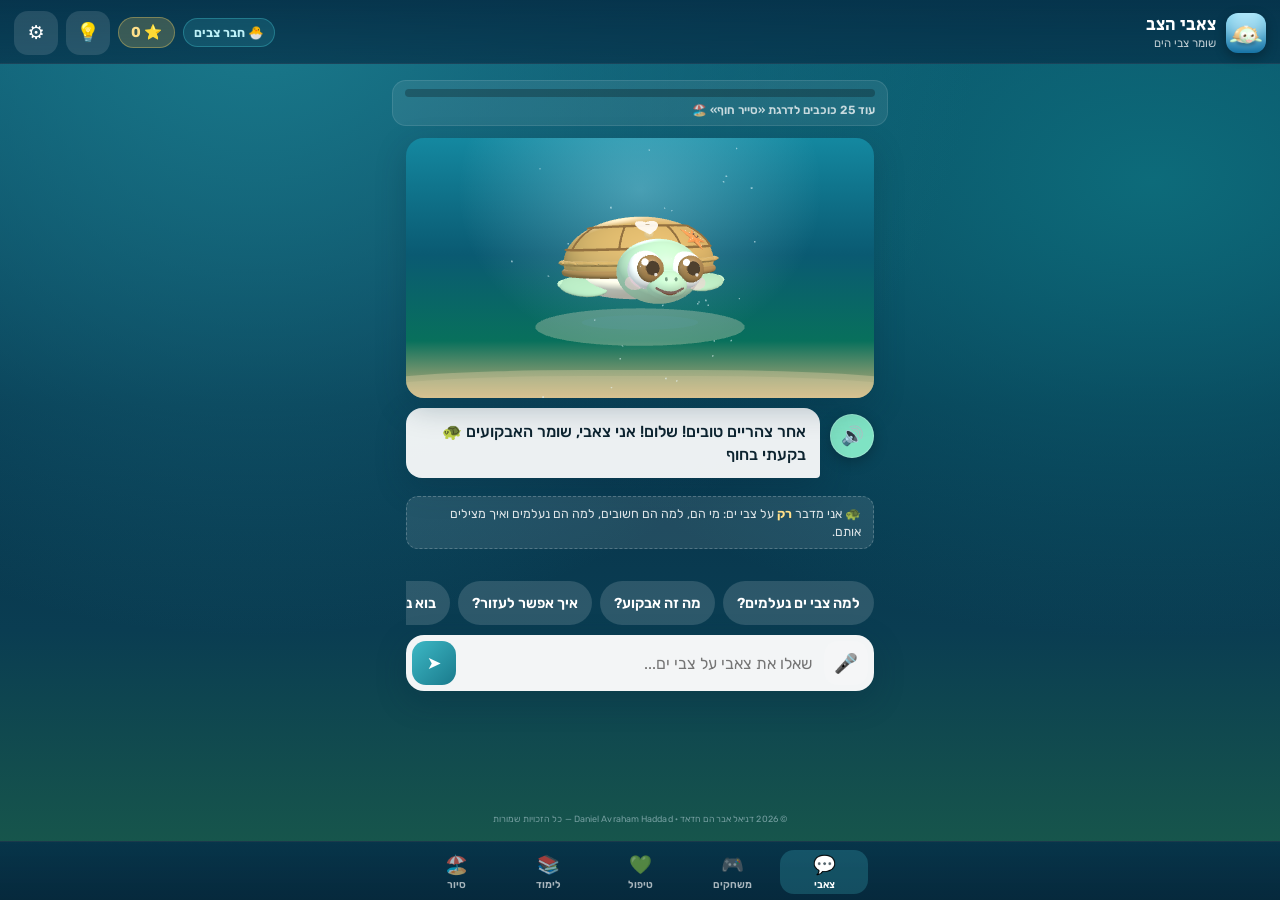
<file: index.html>
<!--
  © כל הזכויות שמורות | ALL RIGHTS RESERVED
  צאבי הצב — שומר צבי הים
  יוצר ובעלים בלעדי: דניאל אברהם חדאד | Daniel Avraham Haddad
  🔒 [CBY-PROOF] CBY-T7R4L2E9 · DAH-CBY-2026
-->
<!--
  © כל הזכויות שמורות | ALL RIGHTS RESERVED
  צאבי הצב - Chubby the Turtle
  יוצר ובעלים בלעדי: דניאל אברהם חדאד / Daniel Avraham Haddad
  טביעת אצבע: CBY-T7R4L2E9
-->
<!DOCTYPE html>
<html lang="he" dir="rtl">
<head>
  <meta charset="UTF-8">
  <meta name="viewport" content="width=device-width, initial-scale=1.0, viewport-fit=cover, interactive-widget=resizes-content">
  <title>צאבי הצב — שומר צבי הים</title>
  <meta name="description" content="צאבי הצב 🐢 — צ'אט חכם שמדבר רק על צבי ים: למה הם חשובים, למה הם נעלמים ואיך מצילים אותם. משחקי הצלה, שיעורים וסיור חופים.">
  <meta name="author" content="דניאל אברהם חדאד / Daniel Avraham Haddad">
  <meta name="theme-color" content="#1a7a8c">
  <meta property="og:title" content="צאבי הצב 🐢 — שומר צבי הים">
  <meta property="og:description" content="למדו למה צבי הים נעלמים, איך מצילים אותם ומה כל אחד יכול לעשות">
  <meta property="og:image" content="icon-512.png">
  <link rel="manifest" href="manifest.json">
  <link rel="icon" type="image/png" sizes="192x192" href="icon-192.png">
  <link rel="icon" type="image/png" sizes="32x32" href="favicon-32.png">
  <!-- ⚠️ iOS מתעלם מ-manifest לצורך אייקון מסך הבית וקורא אך ורק את
       apple-touch-icon, בגודל 180×180 ובלי שקיפות. בלי השורה הזו
       «הוסף למסך הבית» באייפון מייצר צילום מסך של הדף במקום אייקון. -->
  <link rel="apple-touch-icon" sizes="180x180" href="apple-touch-icon.png">
  <meta name="apple-mobile-web-app-capable" content="yes">
  <meta name="mobile-web-app-capable" content="yes">
  <meta name="apple-mobile-web-app-status-bar-style" content="black-translucent">
  <meta name="apple-mobile-web-app-title" content="צאבי">
  <link rel="preconnect" href="https://fonts.googleapis.com">
  <link rel="preconnect" href="https://fonts.gstatic.com" crossorigin>
  <link href="https://fonts.googleapis.com/css2?family=Rubik:wght@400;500;600;700;800&family=Secular+One&display=swap" rel="stylesheet">
  <link rel="stylesheet" href="style.css">
</head>
<body>
  <!-- ⚠️⚠️ **מסך פתיחה — וזה לא קישוט.**
       הדף טוען כ-1MB של סקריפטים (Three.js, מאגר הידע, המשחקים).
       בטלפון על רשת סלולרית זה שנייה עד שתיים שבהן המסך לבן
       לגמרי. באפליקציה מותקנת זה נראה כמו קריסה, וזה בדיוק הרגע
       שבו ילד סוגר ולא חוזר.
       המסך הזה מצויר ב-CSS טהור, נצבע מיד, ונעלם כשהאפליקציה
       מוכנה. -->
<!-- © דניאל אברהם חדאד · CBY-T7R4L2E9 -->
  <div id="boot-splash">
    <div class="bs-icon"><img src="icon-192.png" alt="" width="96" height="96"></div>
<!-- © דניאל אברהם חדאד · CBY-T7R4L2E9 -->
    <div class="bs-name">צאבי הצב</div>
    <div class="bs-sub">שומר צבי הים</div>
    <div class="bs-bar"><i></i></div>
  </div>

  <noscript><div class="noscript">🐢 כדי לשחק עם צאבי צריך להפעיל JavaScript.</div></noscript>

<!-- © דניאל אברהם חדאד · CBY-T7R4L2E9 -->
  <header class="topbar">
    <div class="brand" onclick="CBY.go('chat')">
      <img src="icon-192.png" alt="" class="brand-icon" width="40" height="40">
      <div>
<!-- © דניאל אברהם חדאד · CBY-T7R4L2E9 -->
        <div class="brand-name">צאבי הצב</div>
        <div class="brand-sub">שומר צבי הים</div>
      </div>
    </div>
    <div class="top-actions">
      <span id="rank-badge" class="rank-badge" title="דרגת ההצלה שלכם">🐣 חבר צבים</span>
      <span id="star-badge" class="star-badge" title="כוכבי הצלה">⭐ 0</span>
      <button type="button" class="icon-btn" onclick="CBY.speakFact()" title="עובדה אקראית על צבי ים">💡</button>
      <button type="button" class="icon-btn" onclick="CBY.settings()" title="הגדרות קול וצליל">⚙️</button>
    </div>
  </header>

<!-- © דניאל אברהם חדאד · CBY-T7R4L2E9 -->
  <div class="rank-strip" aria-label="התקדמות בדרגות">
    <div class="rank-track"><i id="rank-bar"></i></div>
    <span id="rank-hint" class="rank-hint">אספו כוכבי הצלה כדי לעלות דרגה</span>
  </div>

  <nav class="dock" aria-label="תפריט ראשי">
    <button type="button" data-screen="chat" class="dock-btn active" onclick="CBY.go('chat')">💬<span>צאבי</span></button>
    <button type="button" data-screen="games" class="dock-btn" onclick="CBY.go('games')">🎮<span>משחקים</span></button>
    <button type="button" data-screen="care" class="dock-btn" onclick="CBY.go('care')">💚<span>טיפול</span></button>
    <button type="button" data-screen="learn" class="dock-btn" onclick="CBY.go('learn')">📚<span>לימוד</span></button>
    <button type="button" data-screen="patrol" class="dock-btn" onclick="CBY.go('patrol')">🏖️<span>סיור</span></button>
  </nav>

  <!-- CHAT -->
<!-- © דניאל אברהם חדאד · CBY-T7R4L2E9 -->
  <main id="screen-chat" class="screen active">
    <div id="install-bar">
      <span class="txt">📲 <b>התקינו את צאבי בטלפון</b><br>ייפתח כאפליקציה מלאה, ויעבוד גם בלי אינטרנט.</span>
      <button type="button" onclick="CBY.install()">התקנה</button>
      <button type="button" class="x" onclick="CBY.dismissInstall()" aria-label="סגור">✖</button>
    </div>
    <section class="hero-chat">
<!-- © דניאל אברהם חדאד · CBY-T7R4L2E9 -->
      <div class="chubby-stage" id="chubby-stage">
        <canvas id="chubby-canvas" class="chubby-canvas" width="720" height="420" aria-label="צאבי בתלת-ממד"></canvas>
        <div class="chubby-avatar fallback-emoji" id="chubby-avatar" aria-hidden="true">🐢</div>
        <div class="wave wave1"></div>
<!-- © דניאל אברהם חדאד · CBY-T7R4L2E9 -->
        <div class="wave wave2"></div>
      </div>
      <div class="bubble-row">
        <!-- ⚠️⚠️ **כפתור "שמעו את צאבי" — הפתרון היחיד שתמיד עובד.**
             דפדפנים חוסמים הקראה לפני מגע ראשון, ואין דרך לדעת
             מראש אם היא נחסמה. כל התחכום בקוד יכול להיכשל בשקט;
             כפתור שהילד לוחץ עליו בעצמו הוא מגע משתמש מפורש,
             וזה מה שהדפדפן דורש. הוא גם פשוט שימושי: לשמוע שוב. -->
        <button type="button" id="say-btn" class="say-btn"
          onclick="CBY.sayAgain()" title="שמעו את צאבי" aria-label="שמעו את צאבי">🔊</button>
        <p id="chubby-bubble" class="bubble">שלום! אני צאבי, שומר האבקועים — שאלו אותי על צבי ים!</p>
      </div>
      <p class="scope-note">🐢 אני מדבר <b>רק</b> על צבי ים: מי הם, למה הם חשובים, למה הם נעלמים ואיך מצילים אותם.</p>
    </section>
    <div id="chat-log" class="chat-log" role="log" aria-live="polite"></div>
<!-- © דניאל אברהם חדאד · CBY-T7R4L2E9 -->
    <div class="suggest-row" id="suggest-row"></div>
    <form id="chat-form" class="composer" autocomplete="off">
      <button type="button" id="mic-btn" class="icon-btn" title="דיבור">🎤</button>
      <input id="chat-input" type="text" enterkeyhint="send" placeholder="שאלו את צאבי על צבי ים..." maxlength="200">
      <button type="submit" class="send-btn" title="שלח">➤</button>
    </form>
  </main>

  <!-- GAMES HUB -->
<!-- © דניאל אברהם חדאד · CBY-T7R4L2E9 -->
  <main id="screen-games" class="screen">
    <h1 class="screen-title">משחקי הצלה</h1>
    <p class="screen-lead">חמישה משחקי תלת-ממד · 40 שלבים · כוכבים והתקדמות שנשמרת. כל מכניקה כאן היא דבר שקורה באמת בהצלת צבי ים.</p>
    <div class="game-grid">
      <button type="button" class="game-card" onclick="CBY.openGame('hatch')">
        <span class="gc-emoji">🌊</span>
        <span class="gc-title">מסע אל הים</span>
        <span class="gc-desc">הובילו אבקוע לים · 8 שלבים</span>
        <span class="gc-prog" data-game="hatch"></span>
      </button>
      <button type="button" class="game-card" onclick="CBY.openGame('clean')">
        <span class="gc-emoji">🛍️</span>
        <span class="gc-title">נקו את הים</span>
        <span class="gc-desc">פלסטיק כן, מדוזה לא · 8 שלבים</span>
        <span class="gc-prog" data-game="clean"></span>
      </button>
      <button type="button" class="game-card" onclick="CBY.openGame('release')">
        <span class="gc-emoji">🏥</span>
        <span class="gc-title">שחרור לים</span>
        <span class="gc-desc">צב משוקם חוזר הביתה · 8 שלבים</span>
        <span class="gc-prog" data-game="release"></span>
      </button>
      <button type="button" class="game-card" onclick="CBY.openGame('fox')">
        <span class="gc-emoji">🦊</span>
        <span class="gc-title">שמרו על הקן</span>
        <span class="gc-desc">הבריחו טורפים עד השחר · 8 שלבים</span>
        <span class="gc-prog" data-game="fox"></span>
      </button>
      <button type="button" class="game-card" onclick="CBY.openGame('eggs')">
        <span class="gc-emoji">🥚</span>
        <span class="gc-title">סריקת חופים</span>
        <span class="gc-desc">מתנדב מחפש קן לפי עקבות · 8 שלבים</span>
        <span class="gc-prog" data-game="eggs"></span>
      </button>
      <button type="button" class="game-card" onclick="CBY.openGame('quiz')">
        <span class="gc-emoji">🧠</span>
        <span class="gc-title">חידון צאבי</span>
        <span class="gc-desc">40 שאלות · הסבר וקול · רצף</span>
        <span class="gc-prog">חידון</span>
      </button>
    </div>
  </main>

  <!-- CARE -->
<!-- © דניאל אברהם חדאד · CBY-T7R4L2E9 -->
  <main id="screen-care" class="screen">
    <h1 class="screen-title">טיפול בצאבי</h1>
    <div class="care-panel">
<!-- © דניאל אברהם חדאד · CBY-T7R4L2E9 -->
      <div class="care-stage">
        <canvas id="care-canvas" class="care-canvas" width="640" height="420" aria-label="טיפול בצאבי"></canvas>
        <div class="care-pet" id="care-pet">🐢</div>
      </div>
      <div class="meters">
        <label>רעב <meter id="m-hunger" min="0" max="100" value="70"></meter></label>
        <label>אושר <meter id="m-joy" min="0" max="100" value="80"></meter></label>
        <label>ניקיון <meter id="m-clean" min="0" max="100" value="75"></meter></label>
        <label>בריאות <meter id="m-health" min="0" max="100" value="90"></meter></label>
      </div>
      <p id="care-msg" class="care-msg">צאבי מחייך אליכם מהמים!</p>
<!-- © דניאל אברהם חדאד · CBY-T7R4L2E9 -->
      <div class="care-actions">
        <button type="button" onclick="CBY.care('feed')">🥬 האכילו</button>
        <button type="button" onclick="CBY.care('play')">🎾 שחקו</button>
        <button type="button" onclick="CBY.care('clean')">🧽 נקו</button>
        <button type="button" onclick="CBY.care('heal')">💊 טפלו</button>
      </div>
    </div>
  </main>

  <!-- LEARN / ACADEMY -->
  <main id="screen-learn" class="screen">
    <h1 class="screen-title">בית הספר לים</h1>

    <!-- ⚠️⚠️ **שתי לשוניות, ולא ערבוב.**
         שיעור לילד ומאמר למדריך הם שני סוגי תוכן שונים לגמרי:
         אחד קצר עם שאלת בדיקה וכוכב, השני ארוך עם מנגנון ומקורות.
         ערבוב שלהם ברשימה אחת גורם לכך שהילד גולל על פני דברים
         שאינם בשבילו, והמדריך מחפש את שלו בין שיעורים. -->
<!-- © דניאל אברהם חדאד · CBY-T7R4L2E9 -->
    <div class="learn-tabs" role="tablist">
      <button type="button" class="ltab on" id="ltab-lessons" role="tab">📚 שיעורים</button>
      <button type="button" class="ltab" id="ltab-articles" role="tab">📄 מאמרים</button>
    </div>

    <div id="learn-lessons">
      <p class="screen-lead">28 שיעורים: 18 במסלול הבסיסי לילדים, ועוד 10 במסלול מתקדם למדריכים, למתנדבים ולילדים גדולים. בסוף כל שיעור — שאלת בדיקה.</p>
      <div id="lesson-list" class="lesson-list"></div>
<!-- © דניאל אברהם חדאד · CBY-T7R4L2E9 -->
      <article id="lesson-view" class="lesson-view hidden"></article>
    </div>

    <div id="learn-articles" class="hidden">
      <div id="article-list" class="article-list"></div>
<!-- © דניאל אברהם חדאד · CBY-T7R4L2E9 -->
      <article id="article-view" class="article-view hidden"></article>
    </div>

    <section class="action-card">
      <h2>🌟 מה אפשר לעשות כבר היום</h2>
<!-- © דניאל אברהם חדאד · CBY-T7R4L2E9 -->
      <ul>
        <li>לאסוף פסולת בכל ביקור בחוף — במיוחד שקיות, קש ובלונים</li>
        <li>לסתום בורות בחול ולקפל כיסאות ושמשיות לפני שהולכים</li>
        <li>לכבות אורות שמאירים לים בלילות הקיץ, ובלי פלאש בחוף</li>
        <li>לא לנסוע עם רכב על החול ולא להתקרב לקן מגודר</li>
        <li>לא לגעת בצב, בקן או באבקוע — גם לא "רק לרגע"</li>
        <li>לדווח על כל צב, קן או עקבות למוקד רשות הטבע והגנים: <b>3639*</b></li>
      </ul>
    </section>
  </main>

  <!-- PATROL MAP -->
  <main id="screen-patrol" class="screen">
<!-- © דניאל אברהם חדאד · CBY-T7R4L2E9 -->
    <h1 class="screen-title">סיור חופים</h1>
    <p class="screen-lead">בדיוק כמו מתנדבי רשות הטבע והגנים בשעות הבוקר: יורדים לקו המים, מאתרים את העקבות הרחבות שהנקבה השאירה בעלייה מהים, הולכים לפיהן במעלה החוף — ומוצאים את הקן.</p>
    <div class="patrol-card">
      <div class="patrol-steps">
<!-- © דניאל אברהם חדאד · CBY-T7R4L2E9 -->
        <div class="ps"><span class="n">1</span><div><b>מתחילים בקו המים</b><span>העקבות תמיד מתחילות שם — משם הנקבה עלתה בלילה.</span></div></div>
        <div class="ps"><span class="n">2</span><div><b>הולכים לפי הזוג</b><span>שתי שורות טביעות סנפיר, ובאמצע חריץ הגרירה של הבטן.</span></div></div>
        <div class="ps"><span class="n">3</span><div><b>מד חם/קר</b><span>הטבעת סביב המתנדב משנה צבע ככל שמתקרבים לקן.</span></div></div>
<!-- © דניאל אברהם חדאד · CBY-T7R4L2E9 -->
        <div class="ps"><span class="n">4</span><div><b>חופרים בזהירות</b><span>וכשמוצאים — מדווחים ל-3639*. לא נוגעים בביצים בלי הדרכה.</span></div></div>
      </div>
      <button type="button" class="primary patrol-go" onclick="CBY.startPatrol()">🏖️ יציאה לסריקה</button>
      <p class="hint">הסריקה נפתחת במסך מלא בתלת-ממד, עם מתנדב שהולך על החול.</p>
    </div>
  </main>

  <!-- GAME OVERLAY -->
  <div id="game-overlay" class="overlay hidden" role="dialog" aria-modal="true">
    <div class="overlay-card">
      <button type="button" class="overlay-close" onclick="CBY.closeGame()" aria-label="סגור">✖</button>
<!-- © דניאל אברהם חדאד · CBY-T7R4L2E9 -->
      <h2 id="game-title">משחק</h2>
      <p id="game-status" class="game-status"></p>
      <canvas id="game-canvas" width="360" height="420"></canvas>
      <div id="quiz-box" class="quiz-box hidden"></div>
      <div class="overlay-actions">
        <button type="button" class="primary" id="game-again" onclick="CBY.restartGame()">עוד פעם</button>
        <button type="button" onclick="CBY.closeGame()">חזרה</button>
      </div>
    </div>
  </div>

<!-- © דניאל אברהם חדאד · CBY-T7R4L2E9 -->
  <div id="settings-sheet" class="sheet" role="dialog" aria-modal="true">
    <div class="sheet-card">
      <h3>⚙️ קול וצליל</h3>
      <p class="sub">כל ההגדרות נשמרות במכשיר.</p>

      <div class="set-row">
        <label>🔊 צלילי משחק<span class="hintline">איסוף, פגיעה, ניצחון</span></label>
        <button type="button" class="toggle-btn" id="set-sfx">פועל</button>
      </div>
<!-- © דניאל אברהם חדאד · CBY-T7R4L2E9 -->
      <div class="set-row">
        <label>🗣️ צאבי מדבר<span class="hintline">הקראה בעברית של התשובות</span></label>
        <button type="button" class="toggle-btn" id="set-voice">פועל</button>
      </div>
      <div class="set-row">
        <label>🎚️ קול צאבי<span class="hintline">הקולות שמותקנים במכשיר</span></label>
        <select id="set-voice-name"></select>
      </div>
      <div class="set-row">
        <label>⏩ מהירות דיבור</label>
        <input type="range" id="set-rate" min="0.7" max="1.3" step="0.05">
      </div>
<!-- © דניאל אברהם חדאד · CBY-T7R4L2E9 -->
      <div class="set-row">
        <label>🌊 רקע ים<span class="hintline">גלים שקטים ברקע</span></label>
        <button type="button" class="toggle-btn" id="set-amb">כבוי</button>
      </div>

      <!-- ⚠️⚠️ **כניסה קבועה להתקנה — ולא רק באנר.**
           הבאנר העליון מוצג פעם אחת ונסגר לתמיד ברגע שלוחצים ✖,
           ובאנדרואיד הוא בכלל תלוי באירוע beforeinstallprompt
           שהדפדפן יורה מתי שמתחשק לו. מי שפספס אותו נשאר בלי שום
           דרך להתקין — וזה בדיוק מה שקרה בפועל.
           כאן: שורה קבועה בהגדרות, שתמיד שם. -->
      <div class="set-row" id="set-install-row">
        <label>📲 התקנת האפליקציה<span class="hintline">אייקון במסך הבית · מסך מלא · עובד בלי רשת</span></label>
        <button type="button" class="toggle-btn" id="set-install">התקנה</button>
      </div>

      <div class="sheet-actions">
        <button type="button" class="primary" onclick="CBY.testVoice()">🔈 שמיעת דוגמה</button>
        <button type="button" class="ghost" onclick="CBY.settings(false)">סגירה</button>
      </div>
    </div>
  </div>

  <!-- ⚠️ שכבת הבעלות נטענת **ראשונה**, לפני כל דבר אחר. אם היא
       תיטען אחרונה, יש חלון של שנייה או שתיים שבו האפליקציה רצה
       בלי סימון בעלות — וזה בדיוק החלון שממנו לוקחים צילום מסך. -->
  <script src="cby-owner.js"></script>
  <script src="three.min.js"></script>
  <script src="chubby3d.js"></script>
  <!-- מאגר הידע — נטען כסקריפט כדי שיעבוד גם בלי שרת וגם ללא רשת -->
  <script src="brain.js"></script>

  <!-- מנוע השיחה: מילון ➜ פיצול בקשות ➜ בינה ➜ דירוג ➜ הקשר ➜ מנצח -->
  <script src="lexicon.js"></script>
  <script src="smart.js"></script>
  <script src="mind.js"></script>
  <script src="match.js"></script>
  <script src="talk.js"></script>
  <script src="kb.js"></script>
  <script src="sound.js"></script>
  <script src="voice.js"></script>
  <script src="games.js"></script>
  <script src="games3d.js"></script>
  <script src="care.js"></script>
  <script src="academy-deep.js"></script>
  <script src="academy.js"></script>
  <script src="articles.js"></script>
  <script src="app.js"></script>
  <script>
    if ('serviceWorker' in navigator) {
      window.addEventListener('load', function () {
        navigator.serviceWorker.register('./sw.js').catch(function () {});
      });
    }
  </script>
</body>
</html>
</file>
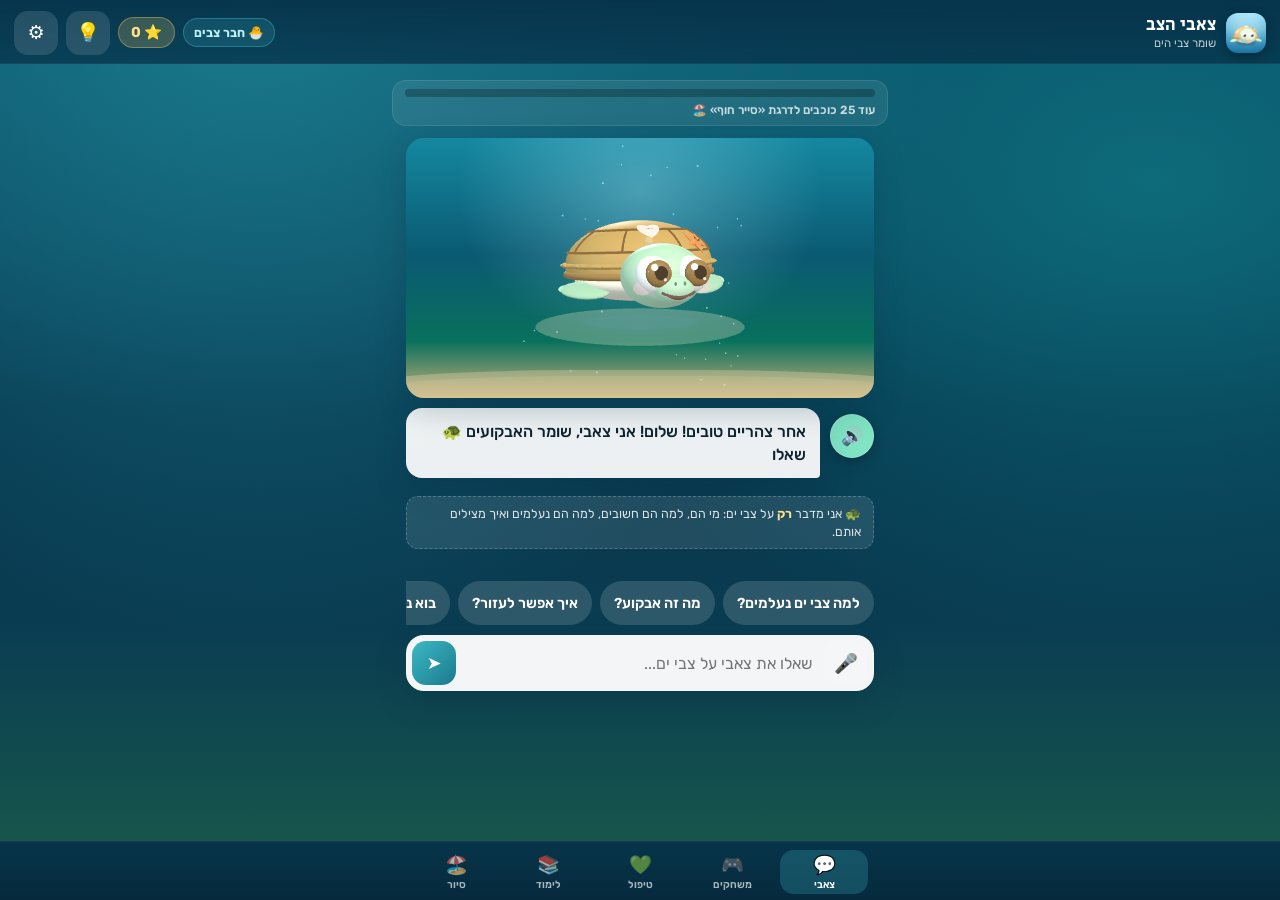
<file: להעלאה לאינטרנט/index.html>
<!--
  © כל הזכויות שמורות | ALL RIGHTS RESERVED
  צאבי הצב - Chubby the Turtle
  יוצר ובעלים בלעדי: דניאל אברהם חדאד / Daniel Avraham Haddad
  טביעת אצבע: CBY-T7R4L2E9
-->
<!DOCTYPE html>
<html lang="he" dir="rtl">
<head>
  <meta charset="UTF-8">
  <meta name="viewport" content="width=device-width, initial-scale=1.0, viewport-fit=cover, interactive-widget=resizes-content">
  <title>צאבי הצב — שומר צבי הים</title>
  <meta name="description" content="צאבי הצב 🐢 — צ'אט חכם שמדבר רק על צבי ים: למה הם חשובים, למה הם נעלמים ואיך מצילים אותם. משחקי הצלה, שיעורים וסיור חופים.">
  <meta name="author" content="דניאל אברהם חדאד / Daniel Avraham Haddad">
  <meta name="theme-color" content="#1a7a8c">
  <meta property="og:title" content="צאבי הצב 🐢 — שומר צבי הים">
  <meta property="og:description" content="למדו למה צבי הים נעלמים, איך מצילים אותם ומה כל אחד יכול לעשות">
  <meta property="og:image" content="icon-512.png">
  <link rel="manifest" href="manifest.json">
  <link rel="icon" type="image/png" sizes="192x192" href="icon-192.png">
  <link rel="icon" type="image/png" sizes="32x32" href="favicon-32.png">
  <!-- ⚠️ iOS מתעלם מ-manifest לצורך אייקון מסך הבית וקורא אך ורק את
       apple-touch-icon, בגודל 180×180 ובלי שקיפות. בלי השורה הזו
       «הוסף למסך הבית» באייפון מייצר צילום מסך של הדף במקום אייקון. -->
  <link rel="apple-touch-icon" sizes="180x180" href="apple-touch-icon.png">
  <meta name="apple-mobile-web-app-capable" content="yes">
  <meta name="mobile-web-app-capable" content="yes">
  <meta name="apple-mobile-web-app-status-bar-style" content="black-translucent">
  <meta name="apple-mobile-web-app-title" content="צאבי">
  <link rel="preconnect" href="https://fonts.googleapis.com">
  <link rel="preconnect" href="https://fonts.gstatic.com" crossorigin>
  <link href="https://fonts.googleapis.com/css2?family=Rubik:wght@400;500;600;700;800&family=Secular+One&display=swap" rel="stylesheet">
  <link rel="stylesheet" href="style.css">
</head>
<body>
  <!-- ⚠️⚠️ **מסך פתיחה — וזה לא קישוט.**
       הדף טוען כ-1MB של סקריפטים (Three.js, מאגר הידע, המשחקים).
       בטלפון על רשת סלולרית זה שנייה עד שתיים שבהן המסך לבן
       לגמרי. באפליקציה מותקנת זה נראה כמו קריסה, וזה בדיוק הרגע
       שבו ילד סוגר ולא חוזר.
       המסך הזה מצויר ב-CSS טהור, נצבע מיד, ונעלם כשהאפליקציה
       מוכנה. -->
  <div id="boot-splash">
    <div class="bs-icon"><img src="icon-192.png" alt="" width="96" height="96"></div>
    <div class="bs-name">צאבי הצב</div>
    <div class="bs-sub">שומר צבי הים</div>
    <div class="bs-bar"><i></i></div>
  </div>

  <noscript><div class="noscript">🐢 כדי לשחק עם צאבי צריך להפעיל JavaScript.</div></noscript>

  <header class="topbar">
    <div class="brand" onclick="CBY.go('chat')">
      <img src="icon-192.png" alt="" class="brand-icon" width="40" height="40">
      <div>
        <div class="brand-name">צאבי הצב</div>
        <div class="brand-sub">שומר צבי הים</div>
      </div>
    </div>
    <div class="top-actions">
      <span id="rank-badge" class="rank-badge" title="דרגת ההצלה שלכם">🐣 חבר צבים</span>
      <span id="star-badge" class="star-badge" title="כוכבי הצלה">⭐ 0</span>
      <button type="button" class="icon-btn" onclick="CBY.speakFact()" title="עובדה אקראית על צבי ים">💡</button>
      <button type="button" class="icon-btn" onclick="CBY.settings()" title="הגדרות קול וצליל">⚙️</button>
    </div>
  </header>

  <div class="rank-strip" aria-label="התקדמות בדרגות">
    <div class="rank-track"><i id="rank-bar"></i></div>
    <span id="rank-hint" class="rank-hint">אספו כוכבי הצלה כדי לעלות דרגה</span>
  </div>

  <nav class="dock" aria-label="תפריט ראשי">
    <button type="button" data-screen="chat" class="dock-btn active" onclick="CBY.go('chat')">💬<span>צאבי</span></button>
    <button type="button" data-screen="games" class="dock-btn" onclick="CBY.go('games')">🎮<span>משחקים</span></button>
    <button type="button" data-screen="care" class="dock-btn" onclick="CBY.go('care')">💚<span>טיפול</span></button>
    <button type="button" data-screen="learn" class="dock-btn" onclick="CBY.go('learn')">📚<span>לימוד</span></button>
    <button type="button" data-screen="patrol" class="dock-btn" onclick="CBY.go('patrol')">🏖️<span>סיור</span></button>
  </nav>

  <!-- CHAT -->
  <main id="screen-chat" class="screen active">
    <div id="install-bar">
      <span class="txt">📲 <b>התקינו את צאבי בטלפון</b><br>ייפתח כאפליקציה מלאה, ויעבוד גם בלי אינטרנט.</span>
      <button type="button" onclick="CBY.install()">התקנה</button>
      <button type="button" class="x" onclick="CBY.dismissInstall()" aria-label="סגור">✖</button>
    </div>
    <section class="hero-chat">
      <div class="chubby-stage" id="chubby-stage">
        <canvas id="chubby-canvas" class="chubby-canvas" width="720" height="420" aria-label="צאבי בתלת-ממד"></canvas>
        <div class="chubby-avatar fallback-emoji" id="chubby-avatar" aria-hidden="true">🐢</div>
        <div class="wave wave1"></div>
        <div class="wave wave2"></div>
      </div>
      <div class="bubble-row">
        <!-- ⚠️⚠️ **כפתור "שמעו את צאבי" — הפתרון היחיד שתמיד עובד.**
             דפדפנים חוסמים הקראה לפני מגע ראשון, ואין דרך לדעת
             מראש אם היא נחסמה. כל התחכום בקוד יכול להיכשל בשקט;
             כפתור שהילד לוחץ עליו בעצמו הוא מגע משתמש מפורש,
             וזה מה שהדפדפן דורש. הוא גם פשוט שימושי: לשמוע שוב. -->
        <button type="button" id="say-btn" class="say-btn"
          onclick="CBY.sayAgain()" title="שמעו את צאבי" aria-label="שמעו את צאבי">🔊</button>
        <p id="chubby-bubble" class="bubble">שלום! אני צאבי, שומר האבקועים — שאלו אותי על צבי ים!</p>
      </div>
      <p class="scope-note">🐢 אני מדבר <b>רק</b> על צבי ים: מי הם, למה הם חשובים, למה הם נעלמים ואיך מצילים אותם.</p>
    </section>
    <div id="chat-log" class="chat-log" role="log" aria-live="polite"></div>
    <div class="suggest-row" id="suggest-row"></div>
    <form id="chat-form" class="composer" autocomplete="off">
      <button type="button" id="mic-btn" class="icon-btn" title="דיבור">🎤</button>
      <input id="chat-input" type="text" enterkeyhint="send" placeholder="שאלו את צאבי על צבי ים..." maxlength="200">
      <button type="submit" class="send-btn" title="שלח">➤</button>
    </form>
  </main>

  <!-- GAMES HUB -->
  <main id="screen-games" class="screen">
    <h1 class="screen-title">משחקי הצלה</h1>
    <p class="screen-lead">חמישה משחקי תלת-ממד · 40 שלבים · כוכבים והתקדמות שנשמרת. כל מכניקה כאן היא דבר שקורה באמת בהצלת צבי ים.</p>
    <div class="game-grid">
      <button type="button" class="game-card" onclick="CBY.openGame('hatch')">
        <span class="gc-emoji">🌊</span>
        <span class="gc-title">מסע אל הים</span>
        <span class="gc-desc">הובילו אבקוע לים · 8 שלבים</span>
        <span class="gc-prog" data-game="hatch"></span>
      </button>
      <button type="button" class="game-card" onclick="CBY.openGame('clean')">
        <span class="gc-emoji">🛍️</span>
        <span class="gc-title">נקו את הים</span>
        <span class="gc-desc">פלסטיק כן, מדוזה לא · 8 שלבים</span>
        <span class="gc-prog" data-game="clean"></span>
      </button>
      <button type="button" class="game-card" onclick="CBY.openGame('release')">
        <span class="gc-emoji">🏥</span>
        <span class="gc-title">שחרור לים</span>
        <span class="gc-desc">צב משוקם חוזר הביתה · 8 שלבים</span>
        <span class="gc-prog" data-game="release"></span>
      </button>
      <button type="button" class="game-card" onclick="CBY.openGame('fox')">
        <span class="gc-emoji">🦊</span>
        <span class="gc-title">שמרו על הקן</span>
        <span class="gc-desc">הבריחו טורפים עד השחר · 8 שלבים</span>
        <span class="gc-prog" data-game="fox"></span>
      </button>
      <button type="button" class="game-card" onclick="CBY.openGame('eggs')">
        <span class="gc-emoji">🥚</span>
        <span class="gc-title">סריקת חופים</span>
        <span class="gc-desc">מתנדב מחפש קן לפי עקבות · 8 שלבים</span>
        <span class="gc-prog" data-game="eggs"></span>
      </button>
      <button type="button" class="game-card" onclick="CBY.openGame('quiz')">
        <span class="gc-emoji">🧠</span>
        <span class="gc-title">חידון צאבי</span>
        <span class="gc-desc">40 שאלות · הסבר וקול · רצף</span>
        <span class="gc-prog">חידון</span>
      </button>
    </div>
  </main>

  <!-- CARE -->
  <main id="screen-care" class="screen">
    <h1 class="screen-title">טיפול בצאבי</h1>
    <div class="care-panel">
      <div class="care-stage">
        <canvas id="care-canvas" class="care-canvas" width="640" height="420" aria-label="טיפול בצאבי"></canvas>
        <div class="care-pet" id="care-pet">🐢</div>
      </div>
      <div class="meters">
        <label>רעב <meter id="m-hunger" min="0" max="100" value="70"></meter></label>
        <label>אושר <meter id="m-joy" min="0" max="100" value="80"></meter></label>
        <label>ניקיון <meter id="m-clean" min="0" max="100" value="75"></meter></label>
        <label>בריאות <meter id="m-health" min="0" max="100" value="90"></meter></label>
      </div>
      <p id="care-msg" class="care-msg">צאבי מחייך אליכם מהמים!</p>
      <div class="care-actions">
        <button type="button" onclick="CBY.care('feed')">🥬 האכילו</button>
        <button type="button" onclick="CBY.care('play')">🎾 שחקו</button>
        <button type="button" onclick="CBY.care('clean')">🧽 נקו</button>
        <button type="button" onclick="CBY.care('heal')">💊 טפלו</button>
      </div>
    </div>
  </main>

  <!-- LEARN / ACADEMY -->
  <main id="screen-learn" class="screen">
    <h1 class="screen-title">בית הספר לים</h1>

    <!-- ⚠️⚠️ **שתי לשוניות, ולא ערבוב.**
         שיעור לילד ומאמר למדריך הם שני סוגי תוכן שונים לגמרי:
         אחד קצר עם שאלת בדיקה וכוכב, השני ארוך עם מנגנון ומקורות.
         ערבוב שלהם ברשימה אחת גורם לכך שהילד גולל על פני דברים
         שאינם בשבילו, והמדריך מחפש את שלו בין שיעורים. -->
    <div class="learn-tabs" role="tablist">
      <button type="button" class="ltab on" id="ltab-lessons" role="tab">📚 שיעורים</button>
      <button type="button" class="ltab" id="ltab-articles" role="tab">📄 מאמרים</button>
    </div>

    <div id="learn-lessons">
      <p class="screen-lead">28 שיעורים: 18 במסלול הבסיסי לילדים, ועוד 10 במסלול מתקדם למדריכים, למתנדבים ולילדים גדולים. בסוף כל שיעור — שאלת בדיקה.</p>
      <div id="lesson-list" class="lesson-list"></div>
      <article id="lesson-view" class="lesson-view hidden"></article>
    </div>

    <div id="learn-articles" class="hidden">
      <div id="article-list" class="article-list"></div>
      <article id="article-view" class="article-view hidden"></article>
    </div>

    <section class="action-card">
      <h2>🌟 מה אפשר לעשות כבר היום</h2>
      <ul>
        <li>לאסוף פסולת בכל ביקור בחוף — במיוחד שקיות, קש ובלונים</li>
        <li>לסתום בורות בחול ולקפל כיסאות ושמשיות לפני שהולכים</li>
        <li>לכבות אורות שמאירים לים בלילות הקיץ, ובלי פלאש בחוף</li>
        <li>לא לנסוע עם רכב על החול ולא להתקרב לקן מגודר</li>
        <li>לא לגעת בצב, בקן או באבקוע — גם לא "רק לרגע"</li>
        <li>לדווח על כל צב, קן או עקבות למוקד רשות הטבע והגנים: <b>3639*</b></li>
      </ul>
    </section>
  </main>

  <!-- PATROL MAP -->
  <main id="screen-patrol" class="screen">
    <h1 class="screen-title">סיור חופים</h1>
    <p class="screen-lead">בדיוק כמו מתנדבי רשות הטבע והגנים בשעות הבוקר: יורדים לקו המים, מאתרים את העקבות הרחבות שהנקבה השאירה בעלייה מהים, הולכים לפיהן במעלה החוף — ומוצאים את הקן.</p>
    <div class="patrol-card">
      <div class="patrol-steps">
        <div class="ps"><span class="n">1</span><div><b>מתחילים בקו המים</b><span>העקבות תמיד מתחילות שם — משם הנקבה עלתה בלילה.</span></div></div>
        <div class="ps"><span class="n">2</span><div><b>הולכים לפי הזוג</b><span>שתי שורות טביעות סנפיר, ובאמצע חריץ הגרירה של הבטן.</span></div></div>
        <div class="ps"><span class="n">3</span><div><b>מד חם/קר</b><span>הטבעת סביב המתנדב משנה צבע ככל שמתקרבים לקן.</span></div></div>
        <div class="ps"><span class="n">4</span><div><b>חופרים בזהירות</b><span>וכשמוצאים — מדווחים ל-3639*. לא נוגעים בביצים בלי הדרכה.</span></div></div>
      </div>
      <button type="button" class="primary patrol-go" onclick="CBY.startPatrol()">🏖️ יציאה לסריקה</button>
      <p class="hint">הסריקה נפתחת במסך מלא בתלת-ממד, עם מתנדב שהולך על החול.</p>
    </div>
  </main>

  <!-- GAME OVERLAY -->
  <div id="game-overlay" class="overlay hidden" role="dialog" aria-modal="true">
    <div class="overlay-card">
      <button type="button" class="overlay-close" onclick="CBY.closeGame()" aria-label="סגור">✖</button>
      <h2 id="game-title">משחק</h2>
      <p id="game-status" class="game-status"></p>
      <canvas id="game-canvas" width="360" height="420"></canvas>
      <div id="quiz-box" class="quiz-box hidden"></div>
      <div class="overlay-actions">
        <button type="button" class="primary" id="game-again" onclick="CBY.restartGame()">עוד פעם</button>
        <button type="button" onclick="CBY.closeGame()">חזרה</button>
      </div>
    </div>
  </div>

  <div id="settings-sheet" class="sheet" role="dialog" aria-modal="true">
    <div class="sheet-card">
      <h3>⚙️ קול וצליל</h3>
      <p class="sub">כל ההגדרות נשמרות במכשיר.</p>

      <div class="set-row">
        <label>🔊 צלילי משחק<span class="hintline">איסוף, פגיעה, ניצחון</span></label>
        <button type="button" class="toggle-btn" id="set-sfx">פועל</button>
      </div>
      <div class="set-row">
        <label>🗣️ צאבי מדבר<span class="hintline">הקראה בעברית של התשובות</span></label>
        <button type="button" class="toggle-btn" id="set-voice">פועל</button>
      </div>
      <div class="set-row">
        <label>🎚️ קול צאבי<span class="hintline">הקולות שמותקנים במכשיר</span></label>
        <select id="set-voice-name"></select>
      </div>
      <div class="set-row">
        <label>⏩ מהירות דיבור</label>
        <input type="range" id="set-rate" min="0.7" max="1.3" step="0.05">
      </div>
      <div class="set-row">
        <label>🌊 רקע ים<span class="hintline">גלים שקטים ברקע</span></label>
        <button type="button" class="toggle-btn" id="set-amb">כבוי</button>
      </div>

      <!-- ⚠️⚠️ **כניסה קבועה להתקנה — ולא רק באנר.**
           הבאנר העליון מוצג פעם אחת ונסגר לתמיד ברגע שלוחצים ✖,
           ובאנדרואיד הוא בכלל תלוי באירוע beforeinstallprompt
           שהדפדפן יורה מתי שמתחשק לו. מי שפספס אותו נשאר בלי שום
           דרך להתקין — וזה בדיוק מה שקרה בפועל.
           כאן: שורה קבועה בהגדרות, שתמיד שם. -->
      <div class="set-row" id="set-install-row">
        <label>📲 התקנת האפליקציה<span class="hintline">אייקון במסך הבית · מסך מלא · עובד בלי רשת</span></label>
        <button type="button" class="toggle-btn" id="set-install">התקנה</button>
      </div>

      <div class="sheet-actions">
        <button type="button" class="primary" onclick="CBY.testVoice()">🔈 שמיעת דוגמה</button>
        <button type="button" class="ghost" onclick="CBY.settings(false)">סגירה</button>
      </div>
    </div>
  </div>

  <script src="three.min.js"></script>
  <script src="chubby3d.js"></script>
  <!-- מאגר הידע — נטען כסקריפט כדי שיעבוד גם בלי שרת וגם ללא רשת -->
  <script src="brain.js"></script>

  <!-- מנוע השיחה: מילון ➜ פיצול בקשות ➜ בינה ➜ דירוג ➜ הקשר ➜ מנצח -->
  <script src="lexicon.js"></script>
  <script src="smart.js"></script>
  <script src="mind.js"></script>
  <script src="match.js"></script>
  <script src="talk.js"></script>
  <script src="kb.js"></script>
  <script src="sound.js"></script>
  <script src="voice.js"></script>
  <script src="games.js"></script>
  <script src="games3d.js"></script>
  <script src="care.js"></script>
  <script src="academy-deep.js"></script>
  <script src="academy.js"></script>
  <script src="articles.js"></script>
  <script src="app.js"></script>
  <script>
    if ('serviceWorker' in navigator) {
      window.addEventListener('load', function () {
        navigator.serviceWorker.register('./sw.js').catch(function () {});
      });
    }
  </script>
</body>
</html>
</file>
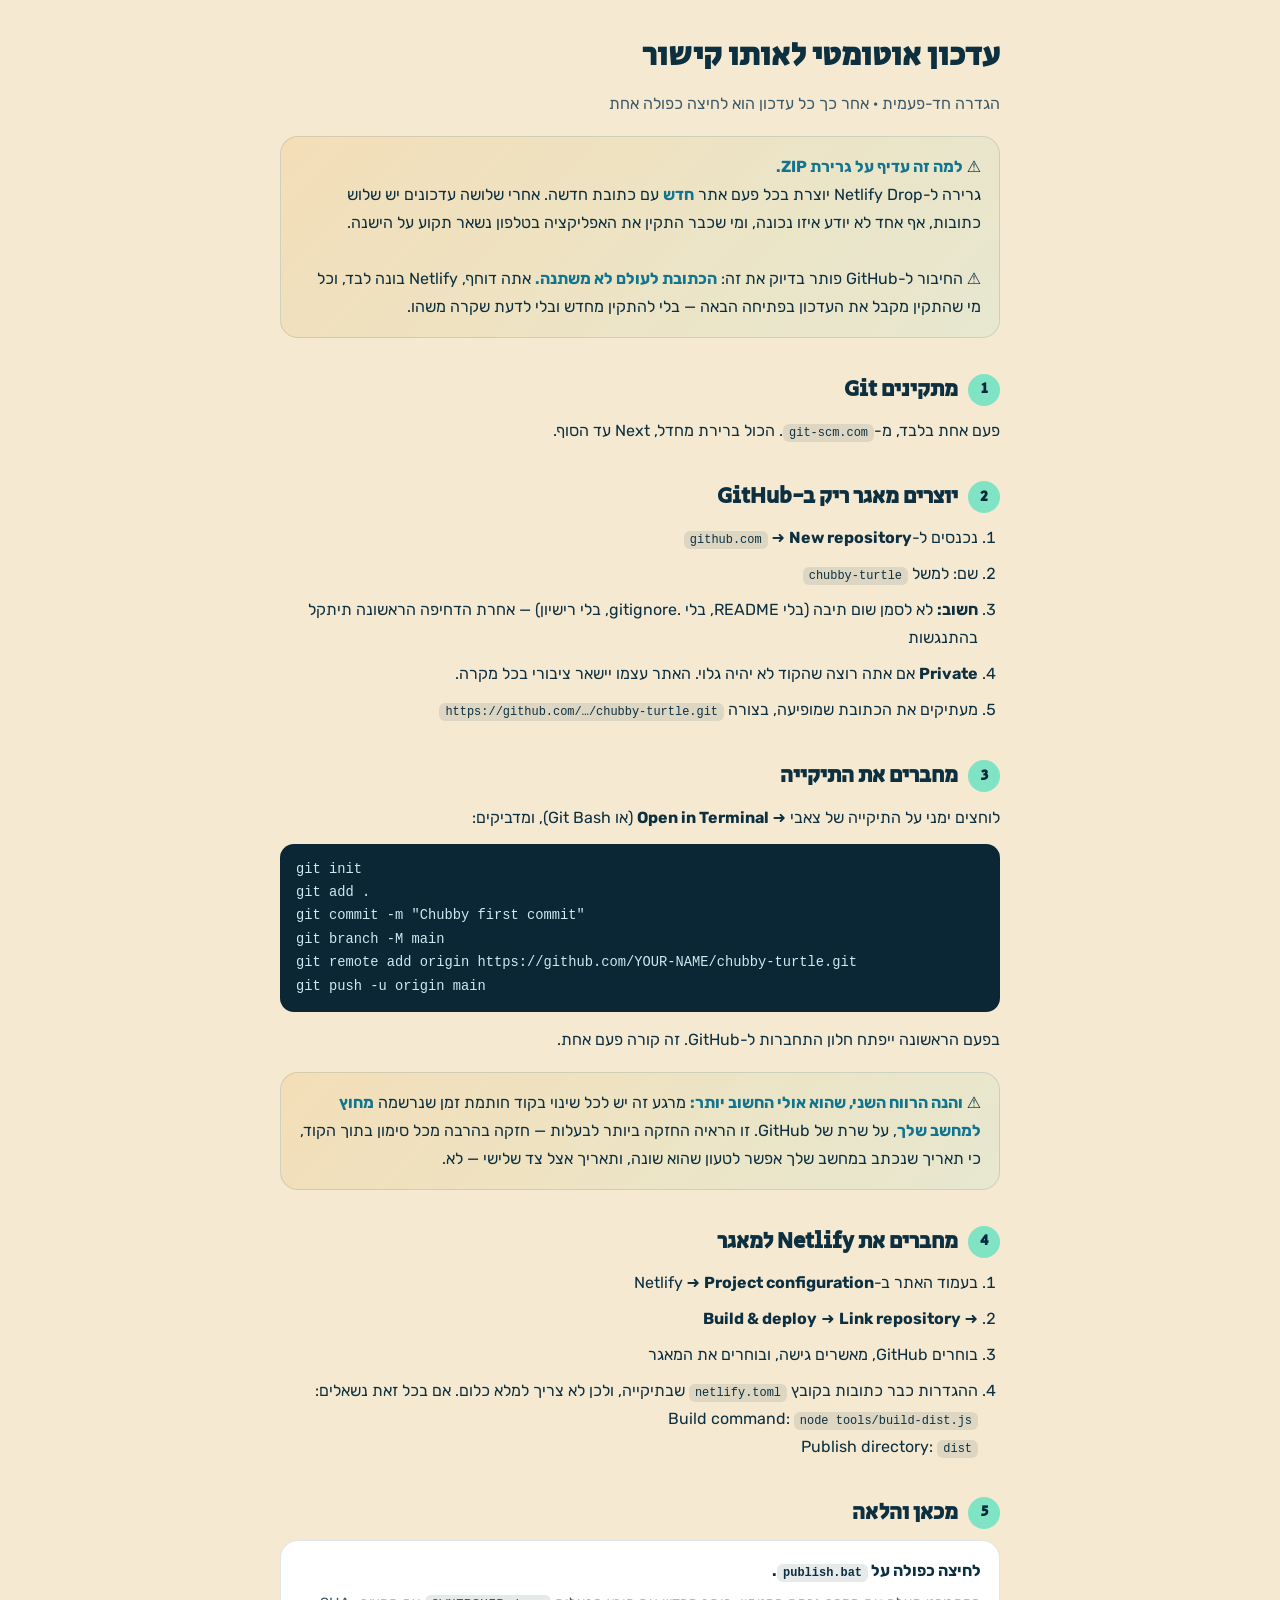
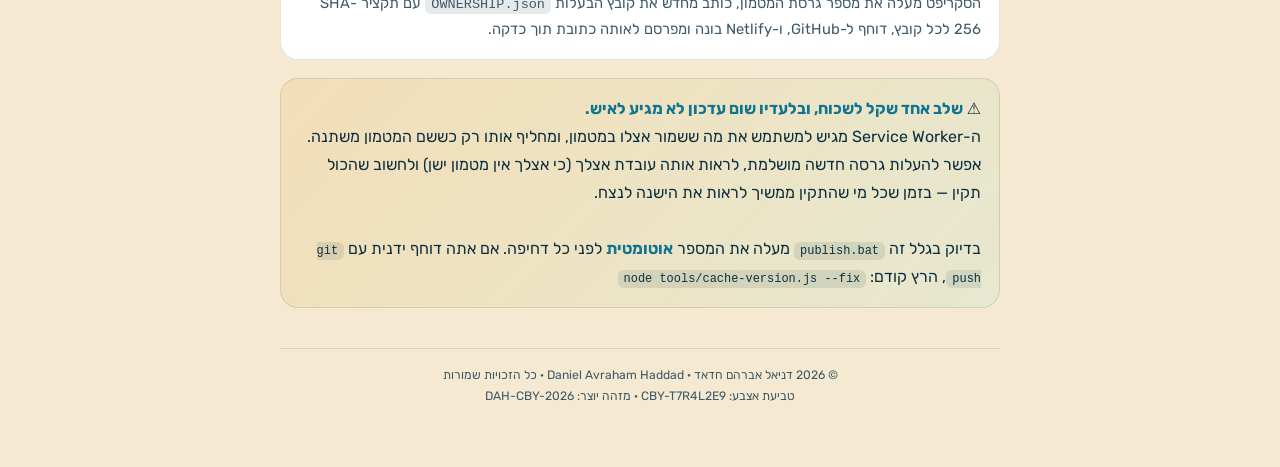
<file: hibur-oto-kishur.html>
<!--
  © כל הזכויות שמורות | ALL RIGHTS RESERVED
  צאבי הצב — שומר צבי הים
  יוצר ובעלים בלעדי: דניאל אברהם חדאד | Daniel Avraham Haddad
  🔒 [CBY-PROOF] CBY-T7R4L2E9 · DAH-CBY-2026
-->
<!doctype html>
<html lang="he" dir="rtl">
<head>
<meta charset="utf-8">
<meta name="viewport" content="width=device-width,initial-scale=1">
<title>צאבי — עדכון אוטומטי לאותו קישור</title>
<link href="https://fonts.googleapis.com/css2?family=Rubik:wght@400;500;700;800;900&family=Secular+One&display=swap" rel="stylesheet">
<style>
  :root{--bg:#f5e9d2;--ink:#0d3040;--ink2:#3d5a68;--sea:#12758f;--foam:#7fe3c4;
        --card:#fff;--line:rgba(13,48,64,.12);--code:#0b2634}
  @media (prefers-color-scheme:dark){:root{--bg:#071d28;--ink:#eaf6fb;--ink2:#9dbccb;
        --sea:#6fd8e8;--card:#0f3243;--line:rgba(234,246,251,.14);--code:#04131b}}
  *{box-sizing:border-box}
  body{margin:0;background:var(--bg);color:var(--ink);direction:rtl;line-height:1.75;
       font-family:Rubik,"Segoe UI",system-ui,sans-serif;padding:0 16px 60px}
  .wrap{max-width:720px;margin-inline:auto}
  h1{font-family:"Secular One",Rubik,sans-serif;font-size:clamp(1.5rem,6vw,2rem);margin:28px 0 6px}
  .sub{color:var(--ink2);margin:0 0 6px;font-size:clamp(.9rem,3.6vw,1rem)}
  h2{font-family:"Secular One",Rubik,sans-serif;font-size:clamp(1.15rem,4.6vw,1.4rem);
     margin:32px 0 8px;display:flex;align-items:center;gap:10px}
  .n{flex:0 0 auto;width:32px;height:32px;border-radius:50%;background:var(--foam);
     color:#06283a;display:grid;place-items:center;font-weight:900;font-size:.95rem}
  p{margin:0 0 12px}
  .why{background:linear-gradient(135deg,rgba(240,168,48,.16),rgba(127,227,196,.12));
       border:1px solid var(--line);border-radius:18px;padding:16px 18px;margin:18px 0}
  .why b{color:var(--sea)}
  pre{background:var(--code);color:#cfe8f2;border-radius:14px;padding:14px 16px;
      overflow-x:auto;direction:ltr;text-align:left;font-size:.86rem;line-height:1.7;margin:0 0 14px}
  code{background:rgba(13,48,64,.1);padding:2px 6px;border-radius:6px;font-size:.92em}
  @media (prefers-color-scheme:dark){code{background:rgba(255,255,255,.1)}}
  ol{padding-inline-start:22px;margin:0 0 14px}
  li{margin-bottom:8px}
  .card{background:var(--card);border:1px solid var(--line);border-radius:18px;
        padding:16px 18px;margin:0 0 12px}
  footer{margin-top:40px;padding-top:16px;border-top:1px solid var(--line);
         color:var(--ink2);font-size:.76rem;text-align:center}
</style>
</head>
<body>
<div class="wrap">

<h1>עדכון אוטומטי לאותו קישור</h1>
<p class="sub">הגדרה חד-פעמית · אחר כך כל עדכון הוא לחיצה כפולה אחת</p>

<div class="why">
  ⚠️ <b>למה זה עדיף על גרירת ZIP.</b><br>
  גרירה ל-Netlify Drop יוצרת בכל פעם אתר <b>חדש</b> עם כתובת חדשה. אחרי שלושה
  עדכונים יש שלוש כתובות, אף אחד לא יודע איזו נכונה, ומי שכבר התקין את
  האפליקציה בטלפון נשאר תקוע על הישנה.<br><br>
  ⚠️ החיבור ל-GitHub פותר בדיוק את זה: <b>הכתובת לעולם לא משתנה.</b>
  אתה דוחף, Netlify בונה לבד, וכל מי שהתקין מקבל את העדכון בפתיחה הבאה —
  בלי להתקין מחדש ובלי לדעת שקרה משהו.
</div>

<h2><span class="n">1</span> מתקינים Git</h2>
<p>פעם אחת בלבד, מ-<code>git-scm.com</code>. הכול ברירת מחדל, Next עד הסוף.</p>

<h2><span class="n">2</span> יוצרים מאגר ריק ב-GitHub</h2>
<ol>
  <li>נכנסים ל-<code>github.com</code> ➜ <b>New repository</b></li>
  <li>שם: למשל <code>chubby-turtle</code></li>
  <li><b>חשוב:</b> לא לסמן שום תיבה (בלי README, בלי .gitignore, בלי רישיון) —
      אחרת הדחיפה הראשונה תיתקל בהתנגשות</li>
  <li><b>Private</b> אם אתה רוצה שהקוד לא יהיה גלוי. האתר עצמו יישאר ציבורי בכל מקרה.</li>
  <li>מעתיקים את הכתובת שמופיעה, בצורה <code>https://github.com/…/chubby-turtle.git</code></li>
</ol>

<h2><span class="n">3</span> מחברים את התיקייה</h2>
<p>לוחצים ימני על התיקייה של צאבי ➜ <b>Open in Terminal</b> (או Git Bash), ומדביקים:</p>
<pre>git init
git add .
git commit -m "Chubby first commit"
git branch -M main
git remote add origin https://github.com/YOUR-NAME/chubby-turtle.git
git push -u origin main</pre>
<p>בפעם הראשונה ייפתח חלון התחברות ל-GitHub. זה קורה פעם אחת.</p>

<div class="why">
  ⚠️ <b>והנה הרווח השני, שהוא אולי החשוב יותר:</b> מרגע זה יש לכל שינוי בקוד
  חותמת זמן שנרשמה <b>מחוץ למחשב שלך</b>, על שרת של GitHub. זו הראיה החזקה
  ביותר לבעלות — חזקה בהרבה מכל סימון בתוך הקוד, כי תאריך שנכתב במחשב שלך
  אפשר לטעון שהוא שונה, ותאריך אצל צד שלישי — לא.
</div>

<h2><span class="n">4</span> מחברים את Netlify למאגר</h2>
<ol>
  <li>בעמוד האתר ב-Netlify ➜ <b>Project configuration</b></li>
  <li>➜ <b>Build &amp; deploy</b> ➜ <b>Link repository</b></li>
  <li>בוחרים GitHub, מאשרים גישה, ובוחרים את המאגר</li>
  <li>ההגדרות כבר כתובות בקובץ <code>netlify.toml</code> שבתיקייה, ולכן לא צריך
      למלא כלום. אם בכל זאת נשאלים:
      <br>Build command: <code>node tools/build-dist.js</code>
      <br>Publish directory: <code>dist</code></li>
</ol>

<h2><span class="n">5</span> מכאן והלאה</h2>
<div class="card">
  <p style="margin:0"><b>לחיצה כפולה על <code>publish.bat</code>.</b></p>
  <p style="margin:6px 0 0;color:var(--ink2);font-size:.92rem">
    הסקריפט מעלה את מספר גרסת המטמון, כותב מחדש את קובץ הבעלות
    <code>OWNERSHIP.json</code> עם תקציר SHA-256 לכל קובץ, דוחף ל-GitHub,
    ו-Netlify בונה ומפרסם לאותה כתובת תוך כדקה.
  </p>
</div>

<div class="why">
  ⚠️ <b>שלב אחד שקל לשכוח, ובלעדיו שום עדכון לא מגיע לאיש.</b><br>
  ה-Service Worker מגיש למשתמש את מה ששמור אצלו במטמון, ומחליף אותו רק
  כששם המטמון משתנה. אפשר להעלות גרסה חדשה מושלמת, לראות אותה עובדת אצלך
  (כי אצלך אין מטמון ישן) ולחשוב שהכול תקין — בזמן שכל מי שהתקין ממשיך
  לראות את הישנה לנצח.<br><br>
  בדיוק בגלל זה <code>publish.bat</code> מעלה את המספר <b>אוטומטית</b>
  לפני כל דחיפה. אם אתה דוחף ידנית עם <code>git push</code>, הרץ קודם:
  <code>node tools/cache-version.js --fix</code>
</div>

<footer>
  © 2026 דניאל אברהם חדאד · Daniel Avraham Haddad · כל הזכויות שמורות<br>
  טביעת אצבע: CBY-T7R4L2E9 · מזהה יוצר: DAH-CBY-2026
</footer>

</div>
</body>
</html>
</file>
<file: style.css>
/* ==================================================================
   © כל הזכויות שמורות | ALL RIGHTS RESERVED
   צאבי הצב — שומר צבי הים
   יוצר ובעלים בלעדי: דניאל אברהם חדאד | Creator & sole owner: Daniel Avraham Haddad
   🔒 [CBY-PROOF] טביעת אצבע: CBY-T7R4L2E9 · מזהה יוצר: DAH-CBY-2026
   Unauthorized copying, distribution or attribution is prohibited.
   ================================================================== */
/* צאבי הצב — עיצוב אוקיינוס | © דניאל אברהם חדאד | CBY-T7R4L2E9 */
:root {
  --sea-deep: #06324a;
  --sea: #0a4d68;
  --sea-mid: #1a7a8c;
  --sea-light: #3db8c5;
  --sand: #e8d5a8;
  --sand-dark: #c4a574;
  --shell: #3d8c5a;
  --coral: #e07a5f;
  --foam: #f0fafc;
  --ink: #0d2430;
  --muted: #5a7a88;
  --card: rgba(255, 255, 255, 0.92);
  --shadow: 0 10px 30px rgba(6, 40, 60, 0.25);
  --radius: 18px;
  --font: "Rubik", system-ui, sans-serif;
  --display: "Secular One", "Rubik", sans-serif;
  --dock-h: 72px;
  --top-h: 64px;
}
/* © דניאל אברהם חדאד · CBY-T7R4L2E9 */

*, *::before, *::after { box-sizing: border-box; }
html, body {
  margin: 0;
  min-height: 100%;
  font-family: var(--font);
  color: var(--ink);
  background:
    radial-gradient(ellipse at 20% 0%, #1a7a8c 0%, transparent 50%),
    radial-gradient(ellipse at 90% 20%, #0d6b7a 0%, transparent 45%),
    linear-gradient(180deg, #0a4d68 0%, #06324a 45%, #0a3d52 70%, #1a5c4a 100%);
  background-attachment: fixed;
  -webkit-tap-highlight-color: transparent;
  touch-action: manipulation;
}
body {
  padding: calc(var(--top-h) + 8px) 12px calc(var(--dock-h) + 16px);
  max-width: 520px;
  margin: 0 auto;
}
/* © דניאל אברהם חדאד · CBY-T7R4L2E9 */

.noscript { text-align: center; padding: 40px; color: #fff; }
/* © דניאל אברהם חדאד · CBY-T7R4L2E9 */

.topbar {
  position: fixed;
  top: 0; left: 0; right: 0;
  z-index: 40;
  height: var(--top-h);
  display: flex;
  align-items: center;
  justify-content: space-between;
  padding: 8px 14px;
  padding-top: max(8px, env(safe-area-inset-top));
  background: linear-gradient(180deg, rgba(6, 50, 74, 0.95), rgba(6, 50, 74, 0.75));
  backdrop-filter: blur(10px);
  border-bottom: 1px solid rgba(255,255,255,0.08);
}
.brand { display: flex; gap: 10px; align-items: center; cursor: pointer; color: #fff; }
.brand-icon { border-radius: 12px; box-shadow: 0 4px 12px rgba(0,0,0,0.3); }
.brand-name { font-family: var(--display); font-size: 1.15rem; line-height: 1.1; }
.brand-sub { font-size: 0.72rem; opacity: 0.75; }
.top-actions { display: flex; gap: 8px; align-items: center; }
.star-badge {
  background: rgba(255, 215, 100, 0.2);
  color: #ffe08a;
  border: 1px solid rgba(255, 215, 100, 0.35);
  border-radius: 999px;
  padding: 6px 12px;
  font-weight: 700;
  font-size: 0.9rem;
}
.icon-btn, .send-btn, .dock-btn, .game-card, .care-actions button, .overlay-actions button, .primary, .lesson-card {
  font: inherit;
  cursor: pointer;
  border: none;
}
.icon-btn {
  width: 44px; height: 44px;
  border-radius: 14px;
  background: rgba(255,255,255,0.12);
  color: #fff;
  font-size: 1.2rem;
}
/* © דניאל אברהם חדאד · CBY-T7R4L2E9 */

.dock {
  position: fixed;
  bottom: 0; left: 0; right: 0;
  z-index: 40;
  display: flex;
  justify-content: center;
  gap: 4px;
  padding: 8px 10px calc(8px + env(safe-area-inset-bottom));
  background: linear-gradient(0deg, rgba(6, 40, 60, 0.98), rgba(6, 50, 74, 0.92));
  border-top: 1px solid rgba(255,255,255,0.08);
}
.dock-btn {
  flex: 1;
  max-width: 88px;
  min-height: 52px;
  display: flex;
  flex-direction: column;
  align-items: center;
  justify-content: center;
  gap: 2px;
  border-radius: 14px;
  background: transparent;
  color: rgba(255,255,255,0.65);
  font-size: 1.15rem;
}
.dock-btn span { font-size: 0.65rem; font-weight: 600; }
.dock-btn.active {
  background: rgba(61, 184, 197, 0.25);
  color: #fff;
}
/* © דניאל אברהם חדאד · CBY-T7R4L2E9 */

.screen { display: none; animation: fadeIn 0.35s ease; }
.screen.active { display: block; }
@keyframes fadeIn {
  from { opacity: 0; transform: translateY(8px); }
  to { opacity: 1; transform: none; }
}
/* © דניאל אברהם חדאד · CBY-T7R4L2E9 */

.screen-title {
  font-family: var(--display);
  color: #fff;
  font-size: 1.6rem;
  margin: 4px 0 6px;
  text-shadow: 0 2px 12px rgba(0,0,0,0.25);
}
.screen-lead { color: rgba(255,255,255,0.8); margin: 0 0 16px; line-height: 1.45; }
/* © דניאל אברהם חדאד · CBY-T7R4L2E9 */

.hero-chat {
  display: grid;
  gap: 10px;
  margin-bottom: 12px;
}
.chubby-stage {
  position: relative;
  height: 220px;
  border-radius: var(--radius);
  overflow: hidden;
  background:
    radial-gradient(ellipse at 50% 20%, rgba(180, 240, 255, 0.35), transparent 55%),
    linear-gradient(180deg, #1488a0 0%, #0a5a72 45%, #08705c 78%, #c9b07a 100%);
  box-shadow: var(--shadow);
}
.chubby-canvas {
  position: absolute;
  inset: 0;
  width: 100%;
  height: 100%;
  z-index: 3;
  display: block;
}
.chubby-avatar {
  position: absolute;
  left: 50%;
  top: 42%;
  transform: translate(-50%, -50%);
  font-size: 4.2rem;
  filter: drop-shadow(0 8px 12px rgba(0,0,0,0.35));
  animation: bob 2.8s ease-in-out infinite;
  z-index: 2;
}
.chubby-stage.has-3d .fallback-emoji { display: none; }
.chubby-avatar.talking { animation: bob 0.45s ease-in-out infinite; }
.care-stage {
  position: relative;
  height: 200px;
  margin: 0 auto 8px;
  border-radius: 18px;
  overflow: hidden;
  background: linear-gradient(180deg, #1a7a8c, #0a4d68 70%, #d7c08a);
}
.care-canvas {
  width: 100%;
  height: 100%;
  display: block;
}
.care-stage.has-3d .care-pet { display: none; }
@keyframes bob {
  0%, 100% { transform: translate(-50%, -50%); }
  50% { transform: translate(-50%, -58%); }
}
.wave {
  position: absolute;
  left: -10%;
  width: 120%;
  height: 40px;
  border-radius: 40%;
  background: rgba(232, 213, 168, 0.35);
  bottom: -12px;
}
.wave2 { bottom: -18px; opacity: 0.5; animation: drift 6s linear infinite; }
.wave1 { animation: drift 9s linear infinite reverse; }
@keyframes drift {
  from { transform: translateX(0); }
  to { transform: translateX(8%); }
}
.bubble {
  margin: 0;
  background: var(--card);
  border-radius: 16px 16px 4px 16px;
  padding: 12px 14px;
  box-shadow: var(--shadow);
  line-height: 1.45;
  font-weight: 500;
}
/* © דניאל אברהם חדאד · CBY-T7R4L2E9 */

.chat-log {
  display: flex;
  flex-direction: column;
  gap: 10px;
  max-height: min(42vh, 360px);
  overflow-y: auto;
  padding: 4px 2px 12px;
  scroll-behavior: smooth;
}
.msg {
  max-width: 92%;
  padding: 10px 12px;
  border-radius: 14px;
  line-height: 1.45;
  font-size: 0.95rem;
  animation: fadeIn 0.25s ease;
}
.msg.user {
  align-self: flex-start;
  background: rgba(255,255,255,0.18);
  color: #fff;
  border: 1px solid rgba(255,255,255,0.12);
}
.msg.bot {
  align-self: flex-end;
  background: var(--card);
  color: var(--ink);
  box-shadow: 0 4px 14px rgba(0,0,0,0.12);
}
.msg .who { display: block; font-size: 0.7rem; font-weight: 700; opacity: 0.6; margin-bottom: 4px; }
/* © דניאל אברהם חדאד · CBY-T7R4L2E9 */

.suggest-row {
  display: flex;
  gap: 8px;
  overflow-x: auto;
  padding: 4px 0 10px;
  scrollbar-width: none;
}
.suggest-row::-webkit-scrollbar { display: none; }
.chip {
  flex: 0 0 auto;
  border: none;
  background: rgba(255,255,255,0.14);
  color: #fff;
  border-radius: 999px;
  padding: 8px 12px;
  font: inherit;
  font-size: 0.8rem;
  font-weight: 600;
  cursor: pointer;
  white-space: nowrap;
}
.chip:active { transform: scale(0.97); }
/* © דניאל אברהם חדאד · CBY-T7R4L2E9 */

.composer {
  display: flex;
  gap: 8px;
  align-items: center;
  background: rgba(255,255,255,0.95);
  border-radius: 18px;
  padding: 6px;
  box-shadow: var(--shadow);
}
.composer input {
  flex: 1;
  border: none;
  outline: none;
  background: transparent;
  font: inherit;
  font-size: 1rem;
  padding: 10px 4px;
  min-width: 0;
}
.send-btn {
  width: 44px; height: 44px;
  border-radius: 14px;
  background: linear-gradient(135deg, var(--sea-light), var(--sea-mid));
  color: #fff;
  font-size: 1.1rem;
}
/* © דניאל אברהם חדאד · CBY-T7R4L2E9 */

.game-grid {
  display: grid;
  grid-template-columns: 1fr 1fr;
  gap: 10px;
}
.game-card {
  text-align: right;
  background: var(--card);
  border-radius: var(--radius);
  padding: 14px 12px;
  box-shadow: var(--shadow);
  display: grid;
  gap: 4px;
  min-height: 120px;
  transition: transform 0.15s ease;
}
.game-card:active { transform: scale(0.98); }
.gc-emoji { font-size: 1.8rem; }
.gc-title { font-weight: 800; font-size: 0.98rem; }
.gc-desc { font-size: 0.78rem; color: var(--muted); line-height: 1.35; }
/* © דניאל אברהם חדאד · CBY-T7R4L2E9 */

.care-panel {
  background: var(--card);
  border-radius: 22px;
  padding: 18px;
  box-shadow: var(--shadow);
  text-align: center;
}
.care-pet {
  position: absolute;
  inset: 0;
  display: grid;
  place-items: center;
  font-size: 5rem;
  animation: bob 3s ease-in-out infinite;
}
.meters { display: grid; gap: 10px; text-align: right; margin: 12px 0; font-weight: 600; font-size: 0.9rem; }
.meters meter { width: 100%; height: 14px; }
.care-msg { color: var(--muted); min-height: 2.4em; }
.care-actions {
  display: grid;
  grid-template-columns: 1fr 1fr;
  gap: 8px;
}
.care-actions button {
  min-height: 48px;
  border-radius: 14px;
  background: linear-gradient(135deg, #e8f7f8, #d4eef2);
  color: var(--sea-deep);
  font-weight: 700;
  border: 1px solid rgba(26,122,140,0.2);
}
/* © דניאל אברהם חדאד · CBY-T7R4L2E9 */

.lesson-list { display: grid; gap: 10px; }
.lesson-card {
  background: var(--card);
  border-radius: var(--radius);
  padding: 14px;
  text-align: right;
  box-shadow: var(--shadow);
  display: flex;
  gap: 12px;
  align-items: center;
}
.lesson-card .n {
  width: 36px; height: 36px;
  border-radius: 12px;
  background: var(--sea-mid);
  color: #fff;
  display: grid;
  place-items: center;
  font-weight: 800;
  flex: 0 0 auto;
}
.lesson-card.locked { opacity: 0.55; }
.lesson-card .done { color: var(--shell); font-weight: 700; font-size: 0.8rem; }
.lesson-view {
  background: var(--card);
  border-radius: 22px;
  padding: 18px;
  margin-top: 12px;
  box-shadow: var(--shadow);
  line-height: 1.55;
}
.lesson-view h2 { font-family: var(--display); margin-top: 0; color: var(--sea); }
.lesson-view.hidden, .hidden { display: none !important; }
.lesson-view .back {
  margin-top: 14px;
  background: var(--sea-mid);
  color: #fff;
  border: none;
  border-radius: 12px;
  padding: 10px 16px;
  font: inherit;
  font-weight: 700;
  cursor: pointer;
}
/* © דניאל אברהם חדאד · CBY-T7R4L2E9 */

.patrol-stats {
  display: flex;
  justify-content: space-between;
  background: rgba(255,255,255,0.12);
  color: #fff;
  border-radius: 14px;
  padding: 10px 12px;
  margin-bottom: 10px;
  font-size: 0.9rem;
}
#patrol-canvas, #game-canvas {
  width: 100%;
  max-width: 360px;
  display: block;
  margin: 0 auto;
  border-radius: 16px;
  background: #d7c08a;
  box-shadow: var(--shadow);
  touch-action: none;
}
.patrol-bar { text-align: center; margin-top: 12px; }
.hint { color: rgba(255,255,255,0.75); font-size: 0.85rem; }
.primary {
  background: linear-gradient(135deg, var(--sea-light), var(--coral));
  color: #fff;
  border-radius: 14px;
  padding: 12px 20px;
  font-weight: 800;
  min-height: 48px;
  box-shadow: 0 6px 16px rgba(224, 122, 95, 0.35);
}
/* © דניאל אברהם חדאד · CBY-T7R4L2E9 */

.overlay {
  position: fixed;
  inset: 0;
  z-index: 60;
  background: rgba(4, 24, 36, 0.72);
  display: grid;
  place-items: center;
  padding: 16px;
}
.overlay-card {
  width: min(100%, 400px);
  background: linear-gradient(180deg, #f7fbff, #eef6f8);
  border-radius: 22px;
  padding: 16px;
  position: relative;
  box-shadow: 0 20px 50px rgba(0,0,0,0.35);
  max-height: 92vh;
  overflow: auto;
}
.overlay-close {
  position: absolute;
  top: 10px;
  left: 10px;
  width: 40px; height: 40px;
  border-radius: 12px;
  border: none;
  background: rgba(0,0,0,0.06);
  cursor: pointer;
  font-size: 1rem;
}
#game-title { margin: 4px 36px 6px 0; font-family: var(--display); color: var(--sea-deep); }
.game-status { margin: 0 0 8px; color: var(--muted); font-weight: 600; min-height: 1.3em; }
.overlay-actions {
  display: flex;
  gap: 8px;
  justify-content: center;
  margin-top: 12px;
}
.overlay-actions button {
  min-height: 44px;
  padding: 0 16px;
  border-radius: 12px;
  background: #e2eef2;
  font-weight: 700;
}
.quiz-box { display: grid; gap: 8px; margin-top: 8px; }
.quiz-box .q { font-weight: 700; margin-bottom: 4px; }
.quiz-box button {
  text-align: right;
  padding: 12px;
  border-radius: 12px;
  border: 1px solid rgba(26,122,140,0.25);
  background: #fff;
  font: inherit;
  font-weight: 600;
  cursor: pointer;
}
.quiz-box button.correct { background: #d4f0dc; border-color: #3d8c5a; }
.quiz-box button.wrong { background: #fde0d8; border-color: #e07a5f; }
/* © דניאל אברהם חדאד · CBY-T7R4L2E9 */

@media (min-width: 600px) {
  body { padding-top: calc(var(--top-h) + 16px); }
  .chubby-stage { height: 260px; }
  .care-stage { height: 240px; }
}
/* © דניאל אברהם חדאד · CBY-T7R4L2E9 */

/* ═══════════════════════════════════════════════
   תוספות גרסה 3 — דרגות, היקף נושא, שיעורים ופעולה
   © דניאל אברהם חדאד | CBY-T7R4L2E9
   ═══════════════════════════════════════════════ */

/* —— דרגת הצלה בשורה העליונה —— */
.rank-badge {
  background: rgba(61, 184, 197, 0.18);
  color: #bdf0f7;
  border: 1px solid rgba(61, 184, 197, 0.4);
  border-radius: 999px;
  padding: 6px 10px;
  font-weight: 700;
  font-size: 0.78rem;
  white-space: nowrap;
  max-width: 42vw;
  overflow: hidden;
  text-overflow: ellipsis;
}
/* © דניאל אברהם חדאד · CBY-T7R4L2E9 */

.rank-strip {
  margin: 0 0 12px;
  padding: 8px 12px;
  background: rgba(255, 255, 255, 0.08);
  border: 1px solid rgba(255, 255, 255, 0.1);
  border-radius: 14px;
}
.rank-track {
  height: 8px;
  border-radius: 999px;
  background: rgba(0, 0, 0, 0.25);
  overflow: hidden;
}
.rank-track > i {
  display: block;
  height: 100%;
  width: 0;
  border-radius: 999px;
  background: linear-gradient(90deg, var(--sea-light), #ffe08a);
  transition: width 0.45s ease;
}
.rank-hint {
  display: block;
  margin-top: 6px;
  color: rgba(255, 255, 255, 0.75);
  font-size: 0.74rem;
  font-weight: 600;
}
/* © דניאל אברהם חדאד · CBY-T7R4L2E9 */

/* —— הבהרת תחום הנושא —— */
.scope-note {
  margin: 8px 0 0;
  padding: 8px 12px;
  background: rgba(255, 255, 255, 0.1);
  border: 1px dashed rgba(255, 255, 255, 0.22);
  border-radius: 12px;
  color: rgba(255, 255, 255, 0.85);
  font-size: 0.78rem;
  line-height: 1.4;
}
.scope-note b { color: #ffe08a; }
/* © דניאל אברהם חדאד · CBY-T7R4L2E9 */

/* —— בועת "צאבי חושב" —— */
.bubble.typing {
  color: var(--muted);
  font-style: italic;
  animation: pulseSoft 1s ease-in-out infinite;
}
@keyframes pulseSoft {
  0%, 100% { opacity: 1; }
  50% { opacity: 0.55; }
}
/* © דניאל אברהם חדאד · CBY-T7R4L2E9 */

.chip-more {
  background: rgba(255, 224, 138, 0.2);
  color: #ffe08a;
  border: 1px solid rgba(255, 224, 138, 0.3);
}
/* © דניאל אברהם חדאד · CBY-T7R4L2E9 */

/* —— התקדמות בבית הספר לים —— */
.lesson-progress {
  background: rgba(255, 255, 255, 0.1);
  border: 1px solid rgba(255, 255, 255, 0.12);
  border-radius: 14px;
  padding: 10px 12px;
  color: #fff;
}
.lesson-progress .lp-top {
  display: flex;
  justify-content: space-between;
  align-items: center;
  font-size: 0.85rem;
  margin-bottom: 8px;
}
.lesson-progress .lp-top span {
  background: rgba(61, 184, 197, 0.25);
  border-radius: 999px;
  padding: 3px 10px;
  font-weight: 700;
  font-size: 0.75rem;
}
.lesson-progress .lp-bar {
  height: 8px;
  border-radius: 999px;
  background: rgba(0, 0, 0, 0.25);
  overflow: hidden;
}
.lesson-progress .lp-bar > i {
  display: block;
  height: 100%;
  border-radius: 999px;
  background: linear-gradient(90deg, var(--shell), var(--sea-light));
  transition: width 0.4s ease;
}
/* © דניאל אברהם חדאד · CBY-T7R4L2E9 */

.lesson-card.complete { border-right: 4px solid var(--shell); }
.lesson-card.complete .n { background: var(--shell); }
/* © דניאל אברהם חדאד · CBY-T7R4L2E9 */

/* —— שאלת בדיקה בסוף שיעור —— */
.lesson-quiz {
  margin-top: 14px;
  padding: 12px;
  background: rgba(26, 122, 140, 0.08);
  border: 1px solid rgba(26, 122, 140, 0.2);
  border-radius: 14px;
}
.lesson-quiz .lq-q {
  font-weight: 800;
  color: var(--sea);
  margin-bottom: 10px;
}
.lesson-quiz .lq-opt {
  display: block;
  width: 100%;
  text-align: right;
  margin-bottom: 8px;
  padding: 10px 12px;
  border-radius: 12px;
  border: 1px solid rgba(26, 122, 140, 0.25);
  background: #fff;
  color: var(--ink);
  font: inherit;
  font-weight: 600;
  cursor: pointer;
}
.lesson-quiz .lq-opt:disabled { cursor: default; }
.lesson-quiz .lq-opt.correct {
  background: #d8f3e3;
  border-color: var(--shell);
  color: #14603a;
}
.lesson-quiz .lq-opt.wrong {
  background: #fde3dc;
  border-color: var(--coral);
  color: #8c3520;
}
.lesson-quiz .lq-msg {
  min-height: 1.2em;
  font-weight: 700;
  color: var(--sea);
  font-size: 0.88rem;
}
/* © דניאל אברהם חדאד · CBY-T7R4L2E9 */

.lesson-actions { display: flex; gap: 8px; flex-wrap: wrap; }
.lesson-view .back.ghost { background: var(--muted); }
/* © דניאל אברהם חדאד · CBY-T7R4L2E9 */

/* —— כרטיס "מה אפשר לעשות" —— */
.action-card {
  margin-top: 18px;
  background: var(--card);
  border-radius: 22px;
  padding: 16px 18px;
  box-shadow: var(--shadow);
}
.action-card h2 {
  font-family: var(--display);
  margin: 0 0 10px;
  color: var(--sea);
  font-size: 1.05rem;
}
.action-card ul {
  margin: 0;
  padding-inline-start: 20px;
  line-height: 1.6;
  font-size: 0.92rem;
}
.action-card li { margin-bottom: 6px; }
.action-card b { color: var(--coral); }
/* © דניאל אברהם חדאד · CBY-T7R4L2E9 */

@media (max-width: 380px) {
  .rank-badge { max-width: 34vw; font-size: 0.72rem; }
  .star-badge { padding: 6px 9px; font-size: 0.82rem; }
}
/* © דניאל אברהם חדאד · CBY-T7R4L2E9 */

/* ═══════════════════════════════════════════════
   גרסה 4 — משחקים, חידון ועיטוף
   © דניאל אברהם חדאד | CBY-T7R4L2E9
   ═══════════════════════════════════════════════ */

/* —— קנבס המשחק: הגובה נקבע בקוד לפי היחס הלוגי 360×480 —— */
#patrol-canvas, #game-canvas {
  max-width: 380px;
  background: #0d6d86;
  border: 1px solid rgba(255, 255, 255, 0.12);
}
/* © דניאל אברהם חדאד · CBY-T7R4L2E9 */

/* —— כותרת ושורת מצב של המשחק —— */
#game-title {
  font-family: var(--display);
  color: var(--sea);
  margin: 2px 34px 2px 0;
  font-size: 1.15rem;
}
.game-status {
  min-height: 1.3em;
  margin: 0 0 8px;
  font-weight: 700;
  font-size: 0.88rem;
  color: var(--sea-mid);
}
/* © דניאל אברהם חדאד · CBY-T7R4L2E9 */

.overlay-actions {
  display: flex;
  gap: 8px;
  margin-top: 12px;
}
.overlay-actions button {
  flex: 1;
  padding: 12px;
  border-radius: 14px;
  font-weight: 800;
  background: rgba(26, 122, 140, 0.12);
  color: var(--sea);
  border: 1px solid rgba(26, 122, 140, 0.2);
}
.overlay-actions .primary {
  background: linear-gradient(180deg, var(--sea-mid), var(--sea));
  color: #fff;
  border: none;
}
/* © דניאל אברהם חדאד · CBY-T7R4L2E9 */

/* —— חידון —— */
.quiz-progress {
  height: 6px;
  border-radius: 999px;
  background: rgba(26, 122, 140, 0.15);
  overflow: hidden;
  margin-bottom: 6px;
}
.quiz-progress > i {
  display: block;
  height: 100%;
  border-radius: 999px;
  background: linear-gradient(90deg, var(--sea-light), var(--shell));
  transition: width 0.35s ease;
}
.quiz-box button { transition: transform 0.12s ease, background 0.2s ease; }
.quiz-box button:active:not(:disabled) { transform: scale(0.985); }
.quiz-box button.correct { animation: popIn 0.32s ease; }
/* © דניאל אברהם חדאד · CBY-T7R4L2E9 */

@keyframes popIn {
  0% { transform: scale(1); }
  45% { transform: scale(1.04); }
  100% { transform: scale(1); }
}
/* © דניאל אברהם חדאד · CBY-T7R4L2E9 */

.quiz-why {
  max-height: 0;
  opacity: 0;
  overflow: hidden;
  font-size: 0.86rem;
  line-height: 1.45;
  border-radius: 12px;
  transition: max-height 0.3s ease, opacity 0.3s ease, padding 0.3s ease;
  padding: 0 12px;
}
.quiz-why.show {
  max-height: 140px;
  opacity: 1;
  padding: 10px 12px;
}
.quiz-why.good { background: #e4f6ea; color: #1d6b40; }
.quiz-why.info { background: #eaf4f8; color: var(--sea); }
/* © דניאל אברהם חדאד · CBY-T7R4L2E9 */

.quiz-final {
  text-align: center;
  font-weight: 700;
  color: var(--sea-mid);
  padding: 6px 0 2px;
}
/* © דניאל אברהם חדאד · CBY-T7R4L2E9 */

/* —— כרטיסי המשחקים —— */
.game-grid { gap: 12px; }
.game-card {
  position: relative;
  overflow: hidden;
  transition: transform 0.15s ease, box-shadow 0.15s ease;
}
.game-card::after {
  content: '';
  position: absolute;
  inset: auto -30% -60% auto;
  width: 120px;
  height: 120px;
  border-radius: 50%;
  background: radial-gradient(circle, rgba(61, 184, 197, 0.22), transparent 70%);
  pointer-events: none;
}
.game-card:active { transform: scale(0.97); }
.gc-emoji { filter: drop-shadow(0 3px 6px rgba(0, 0, 0, 0.18)); }
/* © דניאל אברהם חדאד · CBY-T7R4L2E9 */

/* —— מעבר רך בין מסכים —— */
.screen { animation: screenIn 0.28s ease; }
@keyframes screenIn {
  from { opacity: 0; transform: translateY(8px); }
  to { opacity: 1; transform: none; }
}
/* © דניאל אברהם חדאד · CBY-T7R4L2E9 */

/* —— סיור חופים —— */
.patrol-stats {
  font-weight: 700;
  letter-spacing: 0.2px;
}
.patrol-stats b { color: #ffe08a; }
.patrol-bar .primary {
  padding: 13px 26px;
  border-radius: 16px;
  font-weight: 800;
  font-size: 1rem;
}
/* © דניאל אברהם חדאד · CBY-T7R4L2E9 */

/* —— שקיפות לרגע הטעינה —— */
.chubby-stage.has-3d .fallback-emoji,
.care-stage.has-3d .care-pet { opacity: 0; pointer-events: none; }
/* © דניאל אברהם חדאד · CBY-T7R4L2E9 */

/* ══════════════════════════════════════════════════════════════════
   v5 — התאמה לכל מסכי הטלפונים, ונגישות לילדים
   ══════════════════════════════════════════════════════════════════

   ⚠️⚠️ **מה נמדד ונשבר לפני הבלוק הזה.**

   1. **אייפון עם מגרעת.** הכותרת נחתכה מתחת לשעון, והדוק התחתון
      נחבא מאחורי פס הבית. הפתרון הוא `env(safe-area-inset-*)`
      יחד עם `viewport-fit=cover` בתגית ה-viewport.

   2. **ספארי בנייד.** `100vh` שם גדול מהחלון הנראה כל עוד סרגל
      הכתובת מוצג, ולכן תחתית המסך נגללה אל מחוץ לתצוגה.
      `100dvh` (dynamic viewport height) מודד את מה שבאמת נראה.

   3. **מסכים קטנים.** ב-iPhone SE (375px) גופנים קבועים גלשו
      ושברו את הפריסה. `clamp()` נותן לכל טקסט מינימום, מקסימום
      וערך שגדל עם רוחב המסך — טיפוגרפיה אחת שעובדת מ-320px ועד
      טאבלט, בלי media query לכל מכשיר.

   4. **אצבע של ילד אינה סמן עכבר.** כל יעד מגע כאן הוא 44px
      לפחות — ההנחיה של אפל ושל גוגל כאחד — ועם משוב מיידי
      ללחיצה, כי ילד שלא מקבל תגובה לוחץ שוב ושוב.
   ══════════════════════════════════════════════════════════════════ */

html { -webkit-text-size-adjust: 100%; }
/* © דניאל אברהם חדאד · CBY-T7R4L2E9 */

body {
  min-height: 100vh;
  min-height: 100dvh;
  overscroll-behavior-y: none;
  -webkit-tap-highlight-color: transparent;
}
/* © דניאל אברהם חדאד · CBY-T7R4L2E9 */

/* אזורים בטוחים — מגרעת למעלה, פס הבית למטה */
.topbar,
header.topbar {
  padding-top: calc(env(safe-area-inset-top, 0px) + 10px);
  padding-left: calc(env(safe-area-inset-left, 0px) + 14px);
  padding-right: calc(env(safe-area-inset-right, 0px) + 14px);
}
/* © דניאל אברהם חדאד · CBY-T7R4L2E9 */

.dock,
nav.dock {
  padding-bottom: calc(env(safe-area-inset-bottom, 0px) + 6px);
  padding-left: calc(env(safe-area-inset-left, 0px) + 6px);
  padding-right: calc(env(safe-area-inset-right, 0px) + 6px);
}
/* © דניאל אברהם חדאד · CBY-T7R4L2E9 */

.screen {
  padding-left: calc(env(safe-area-inset-left, 0px) + 14px);
  padding-right: calc(env(safe-area-inset-right, 0px) + 14px);
  padding-bottom: calc(env(safe-area-inset-bottom, 0px) + 96px);
}
/* © דניאל אברהם חדאד · CBY-T7R4L2E9 */

/* ⚠️ אף אלמנט לא רחב מהמסך. גלילה אופקית באפליקציית ילדים
   נחווית כתקלה, ומקורה כמעט תמיד בפריט בודד שגולש. */
img, canvas, svg, video { max-width: 100%; }
body { overflow-x: hidden; }
/* © דניאל אברהם חדאד · CBY-T7R4L2E9 */

/* טיפוגרפיה שנושמת עם רוחב המסך */
.screen-title { font-size: clamp(1.15rem, 5.2vw, 1.6rem); }
.screen-lead  { font-size: clamp(0.82rem, 3.5vw, 0.98rem); line-height: 1.6; }
.msg          { font-size: clamp(0.86rem, 3.6vw, 1rem); line-height: 1.65; }
.chubby-bubble{ font-size: clamp(0.88rem, 3.7vw, 1.02rem); line-height: 1.6; }
/* © דניאל אברהם חדאד · CBY-T7R4L2E9 */

/* יעדי מגע */
.dock-btn, .chip, .primary, button, .game-card {
  min-height: 44px;
  touch-action: manipulation;
}
.chip { padding: 10px 14px; font-size: clamp(0.78rem, 3.3vw, 0.9rem); }
.dock-btn:active, .chip:active, .primary:active, .game-card:active { transform: scale(0.97); }
/* © דניאל אברהם חדאד · CBY-T7R4L2E9 */

/* שדה הקלט — ⚠️ 16px בדיוק. כל ערך קטן יותר גורם לספארי
   בנייד להתקרב אוטומטית (zoom) ברגע שנוגעים בשדה, והמסך
   "קופץ" — באג שנראה כמו תקלה ולא כמו התנהגות דפדפן. */
#chat-input, input[type="text"], textarea {
  font-size: 16px;
}
/* © דניאל אברהם חדאד · CBY-T7R4L2E9 */

/* כרטיסי המשחקים — רשת שמתאימה את עצמה, והתקדמות על הכרטיס */
.game-grid {
  grid-template-columns: repeat(auto-fill, minmax(146px, 1fr));
}
.game-card { padding: 14px 10px; }
.gc-title { font-size: clamp(0.88rem, 3.7vw, 1rem); }
.gc-desc  { font-size: clamp(0.7rem, 2.9vw, 0.8rem); line-height: 1.4; }
.gc-prog {
  display: block;
  margin-top: 8px;
  font-size: 0.74rem;
  font-weight: 800;
  opacity: 0.55;
  letter-spacing: 0.2px;
}
.gc-prog.has {
  opacity: 1;
  color: #ffd98a;
}
/* © דניאל אברהם חדאד · CBY-T7R4L2E9 */

/* מסך רחב — האפליקציה לא נמתחת לרוחב מסך מחשב */
@media (min-width: 720px) {
  .screen { max-width: 720px; margin-inline: auto; }
}
/* © דניאל אברהם חדאד · CBY-T7R4L2E9 */

/* מסך נמוך מאוד (טלפון קטן לרוחב) — מכווצים את הבמה של הדמות */
@media (max-height: 560px) {
  .chubby-stage { height: 190px; }
}
/* © דניאל אברהם חדאד · CBY-T7R4L2E9 */

/* מכבדים בקשה של המשתמש לצמצם תנועה */
@media (prefers-reduced-motion: reduce) {
  * { animation-duration: 0.01ms !important; transition-duration: 0.01ms !important; }
}
/* © דניאל אברהם חדאד · CBY-T7R4L2E9 */

/* —— מפריד המסלול המתקדם בבית הספר לים —— */
.lesson-divider {
  margin: 22px 0 12px;
  padding: 13px 15px;
  border-radius: 16px;
  background: linear-gradient(135deg, rgba(255, 217, 138, 0.18), rgba(127, 227, 196, 0.14));
  border: 1px solid rgba(255, 217, 138, 0.3);
}
.lesson-divider b {
  display: block;
  font-size: clamp(0.95rem, 4vw, 1.08rem);
  margin-bottom: 4px;
  color: #ffd98a;
}
.lesson-divider span {
  display: block;
  font-size: clamp(0.74rem, 3.1vw, 0.85rem);
  line-height: 1.55;
  opacity: 0.8;
}
/* © דניאל אברהם חדאד · CBY-T7R4L2E9 */

/* —— מסך סיור החופים —— */
.patrol-card {
  background: rgba(255, 255, 255, 0.07);
  border-radius: 20px;
  padding: 16px;
  margin-top: 8px;
}
.patrol-steps { display: flex; flex-direction: column; gap: 12px; margin-bottom: 16px; }
.ps { display: flex; gap: 11px; align-items: flex-start; }
.ps .n {
  flex: 0 0 auto;
  width: 28px; height: 28px; border-radius: 50%;
  background: #7fe3c4; color: #04202e;
  display: flex; align-items: center; justify-content: center;
  font-weight: 900; font-size: 0.86rem;
}
.ps b { display: block; font-size: clamp(0.86rem, 3.6vw, 0.98rem); margin-bottom: 2px; }
.ps span:not(.n) {
  display: block;
  font-size: clamp(0.74rem, 3vw, 0.84rem);
  line-height: 1.5; opacity: 0.78;
}
.patrol-go { width: 100%; padding: 15px; border-radius: 16px; font-size: 1rem; font-weight: 800; }
/* © דניאל אברהם חדאד · CBY-T7R4L2E9 */

/* —— צלילה עמוקה בשיעורים —— */
.deep-toggle {
  display: block; width: 100%;
  margin: 14px 0 0;
  padding: 13px 16px;
  border: 0; border-radius: 16px;
  background: rgba(127, 227, 196, 0.16);
  color: inherit; font: inherit; font-weight: 800;
  font-size: clamp(0.84rem, 3.5vw, 0.95rem);
  text-align: right; cursor: pointer;
  min-height: 46px; touch-action: manipulation;
}
.deep-toggle.open { background: rgba(127, 227, 196, 0.26); }
.deep-toggle:active { transform: scale(0.985); }
.deep-box {
  margin-top: 10px; padding: 15px 16px;
  background: rgba(255, 255, 255, 0.07);
  border-radius: 16px;
  border-inline-start: 3px solid #7fe3c4;
}
.deep-text {
  font-size: clamp(0.82rem, 3.4vw, 0.94rem);
  line-height: 1.75; margin: 0 0 12px;
}
.deep-nums { display: flex; flex-wrap: wrap; gap: 7px; margin-bottom: 12px; }
.deep-nums .dn {
  background: rgba(255, 217, 138, 0.18);
  color: #ffd98a;
  border-radius: 999px;
  padding: 6px 12px;
  font-size: clamp(0.72rem, 3vw, 0.82rem);
  font-weight: 800;
  unicode-bidi: isolate;
}
.deep-did {
  margin: 0;
  font-size: clamp(0.78rem, 3.2vw, 0.88rem);
  line-height: 1.65;
  opacity: 0.9;
}
/* © דניאל אברהם חדאד · CBY-T7R4L2E9 */

/* —— מיקרופון מקשיב —— */
#mic-btn.listening {
  background: #e0503c;
  color: #fff;
  animation: micPulse 1.1s ease-in-out infinite;
}
@keyframes micPulse {
  0%, 100% { box-shadow: 0 0 0 0 rgba(224, 80, 60, 0.55); }
  50%      { box-shadow: 0 0 0 12px rgba(224, 80, 60, 0); }
}
/* © דניאל אברהם חדאד · CBY-T7R4L2E9 */

/* —— גיליון ההגדרות —— */
.sheet {
  position: fixed; inset: 0; z-index: 140;
  display: none;
  align-items: flex-end; justify-content: center;
  background: rgba(2, 18, 26, 0.6);
}
.sheet.on { display: flex; }
.sheet-card {
  background: #0d3546; color: #fff;
  width: 100%; max-width: 520px;
  border-radius: 24px 24px 0 0;
  padding: 18px 18px calc(env(safe-area-inset-bottom, 0px) + 22px);
  max-height: 86vh; max-height: 86dvh; overflow-y: auto;
  box-shadow: 0 -12px 40px rgba(0, 0, 0, 0.4);
}
.sheet-card h3 { margin: 0 0 4px; font-size: clamp(1.05rem, 4.4vw, 1.25rem); }
.sheet-card .sub { margin: 0 0 16px; font-size: 0.82rem; opacity: 0.7; }
.set-row {
  display: flex; align-items: center; gap: 10px;
  padding: 12px 0; border-bottom: 1px solid rgba(255, 255, 255, 0.09);
}
.set-row:last-of-type { border-bottom: 0; }
.set-row label { flex: 1; font-size: clamp(0.84rem, 3.5vw, 0.95rem); font-weight: 700; }
.set-row .hintline { display: block; font-size: 0.72rem; opacity: 0.6; font-weight: 500; margin-top: 2px; }
.set-row select, .set-row input[type="range"] {
  flex: 0 0 auto; max-width: 52%;
  font: inherit; font-size: 0.85rem;
  background: rgba(255, 255, 255, 0.12); color: #fff;
  border: 0; border-radius: 12px; padding: 9px 11px;
  min-height: 42px;
}
.set-row select option { color: #06283a; }
.toggle-btn {
  border: 0; border-radius: 999px; min-width: 62px; min-height: 36px;
  font: inherit; font-weight: 800; font-size: 0.82rem; cursor: pointer;
  background: rgba(255, 255, 255, 0.14); color: #fff;
}
.toggle-btn.on { background: #7fe3c4; color: #04202e; }
.sheet-actions { display: flex; gap: 9px; margin-top: 16px; }
.sheet-actions button {
  flex: 1; border: 0; border-radius: 15px; padding: 13px;
  font: inherit; font-weight: 800; cursor: pointer; min-height: 48px;
}
.sheet-actions .primary { background: #7fe3c4; color: #04202e; }
.sheet-actions .ghost { background: rgba(255, 255, 255, 0.14); color: #fff; }
/* © דניאל אברהם חדאד · CBY-T7R4L2E9 */

/* —— באנר התקנה —— */
#install-bar {
  display: none;
  align-items: center; gap: 10px;
  margin: 0 0 10px;
  padding: 11px 14px;
  border-radius: 16px;
  background: linear-gradient(135deg, rgba(127, 227, 196, 0.2), rgba(255, 217, 138, 0.14));
  border: 1px solid rgba(127, 227, 196, 0.3);
}
#install-bar.on { display: flex; }
#install-bar .txt { flex: 1; font-size: clamp(0.76rem, 3.1vw, 0.86rem); line-height: 1.45; }
#install-bar button {
  border: 0; border-radius: 12px; padding: 10px 15px;
  font: inherit; font-weight: 800; font-size: 0.82rem;
  background: #7fe3c4; color: #04202e; cursor: pointer; min-height: 42px;
}
#install-bar .x {
  background: transparent; color: #fff; opacity: 0.6;
  min-width: 32px; padding: 6px;
}
/* © דניאל אברהם חדאד · CBY-T7R4L2E9 */

/* —— מסך פתיחה —— */
#boot-splash {
  position: fixed; inset: 0; z-index: 200;
  display: flex; flex-direction: column;
  align-items: center; justify-content: center; gap: 4px;
  background: linear-gradient(180deg, #0f5f7d 0%, #06263a 100%);
  transition: opacity 0.5s ease;
}
#boot-splash.gone { opacity: 0; pointer-events: none; }
#boot-splash .bs-icon img {
  width: 96px; height: 96px; border-radius: 24px;
  box-shadow: 0 12px 34px rgba(0, 0, 0, 0.35);
  animation: bsFloat 2.4s ease-in-out infinite;
}
@keyframes bsFloat {
  0%, 100% { transform: translateY(0) }
  50%      { transform: translateY(-9px) }
}
#boot-splash .bs-name {
  margin-top: 16px;
  font-family: "Secular One", Rubik, sans-serif;
  font-size: 1.5rem; color: #fff; letter-spacing: 0.5px;
}
#boot-splash .bs-sub { font-size: 0.85rem; color: rgba(255, 255, 255, 0.72); }
#boot-splash .bs-bar {
  margin-top: 22px; width: 150px; height: 5px;
  border-radius: 999px; background: rgba(255, 255, 255, 0.16); overflow: hidden;
}
#boot-splash .bs-bar i {
  display: block; height: 100%; width: 40%;
  border-radius: 999px; background: #7fe3c4;
  animation: bsSlide 1.15s ease-in-out infinite;
}
@keyframes bsSlide {
  0%   { transform: translateX(-110%) }
  100% { transform: translateX(300%) }
}
/* © דניאל אברהם חדאד · CBY-T7R4L2E9 */

/* ══════════════════════════════════════════════════════════════
   ⚠️⚠️ סרגל עליון בטלפון צר — התיקון שנדרש אחרי בדיקה ב-390px
   ══════════════════════════════════════════════════════════════

   בצילום מסך ב-iPhone (390px) הסרגל העליון קרס: "צאבי הצב" נשבר
   לשתי שורות, "שומר צבי הים" לשלוש, ו"חבר צבים" נחתך ל"חבר צ...".

   ⚠️ הסיבה: חמישה פריטים ב-flex בלי אף הגבלת רוחב, בתוך 390px
   פחות ריפודים — כלומר כ-360px לחלוק בין לוגו, שם, תת-כותרת,
   תג דרגה, תג כוכבים ושני כפתורים. ב-desktop זה נראה מצוין, ולכן
   זה לא נתפס עד שנבדק במידות אמיתיות של טלפון.

   סדר הוויתורים כשאין מקום — מהפחות חשוב לחשוב ביותר:
     1. תת-הכותרת "שומר צבי הים" — נעלמת ראשונה
     2. תג הדרגה — מתכווץ לאמוג'י בלבד
     3. שם האפליקציה — מתכווץ, אך **לעולם לא נשבר לשתי שורות**
   כפתורי ההגדרות והעובדה נשארים תמיד — הם פעולות, לא קישוט. */

.brand-name,
.brand-sub { white-space: nowrap; }
/* © דניאל אברהם חדאד · CBY-T7R4L2E9 */

.brand { min-width: 0; flex: 0 1 auto; }
.top-actions { min-width: 0; flex: 0 0 auto; }
/* © דניאל אברהם חדאד · CBY-T7R4L2E9 */

.rank-badge {
  white-space: nowrap;
  overflow: hidden;
  text-overflow: clip;
}
/* © דניאל אברהם חדאד · CBY-T7R4L2E9 */

@media (max-width: 460px) {
  .brand-sub { display: none; }
  .brand-name { font-size: 1.02rem; }
  .brand-icon { width: 34px; height: 34px; border-radius: 10px; }
  .topbar { gap: 8px; padding-inline: 10px; }
  .top-actions { gap: 6px; }
  .star-badge { padding: 5px 9px; font-size: 0.82rem; }
/* © דניאל אברהם חדאד · CBY-T7R4L2E9 */

  /* ⚠️ תג הדרגה מצטמצם לאמוג'י: הטקסט מוסתר בעזרת font-size 0
     על התג ו-font-size רגיל על תוכן ה-::first-letter לא יעבוד
     כאן, ולכן במקום זה פשוט מגבילים רוחב ומסתירים את הגלישה —
     ומוסיפים title שכבר קיים ב-HTML לצורך נגישות. */
  .rank-badge {
    max-width: 2.6em;
    padding-inline: 8px;
    font-size: 0.82rem;
  }
}
/* © דניאל אברהם חדאד · CBY-T7R4L2E9 */

@media (max-width: 360px) {
  .rank-badge { display: none; }
  .brand-name { font-size: 0.95rem; }
}
/* © דניאל אברהם חדאד · CBY-T7R4L2E9 */


/* ——— שורת הבועה + כפתור ההשמעה ——— */
.bubble-row {
  display: flex;
  align-items: flex-start;
  gap: 10px;
}
/* © דניאל אברהם חדאד · CBY-T7R4L2E9 */

.bubble-row .bubble { flex: 1 1 auto; margin-block: 0; }
/* © דניאל אברהם חדאד · CBY-T7R4L2E9 */

.say-btn {
  flex: 0 0 auto;
  width: 44px; height: 44px;          /* ⚠️ 44px — מינימום מגע נגיש */
  border-radius: 50%;
  border: 1px solid rgba(255,255,255,0.22);
  background: rgba(26, 122, 140, 0.9);
  color: #fff;
  font-size: 1.15rem;
  line-height: 1;
  cursor: pointer;
  display: grid; place-items: center;
  box-shadow: 0 4px 14px rgba(0,0,0,0.25);
  transition: transform .12s ease, background .12s ease;
  margin-top: 6px;
}
.say-btn:active { transform: scale(0.92); }
.say-btn.on {
  background: #7fe3c4; color: #06283a;
  animation: sayPulse 1s ease-in-out infinite;
}
@keyframes sayPulse {
  0%, 100% { box-shadow: 0 0 0 0 rgba(127,227,196,0.55); }
  50%      { box-shadow: 0 0 0 10px rgba(127,227,196,0); }
}
/* © דניאל אברהם חדאד · CBY-T7R4L2E9 */

.no-voice {
  margin: 8px 0 0;
  padding: 10px 12px;
  border-radius: 12px;
  background: rgba(240, 168, 48, 0.14);
  border: 1px solid rgba(240, 168, 48, 0.3);
  font-size: 0.8rem;
  line-height: 1.6;
}
/* © דניאל אברהם חדאד · CBY-T7R4L2E9 */


/* ══════════════════════════════════════════════════════════════
   📄 מאמרים
   ══════════════════════════════════════════════════════════════ */

.learn-tabs {
  display: flex;
  gap: 8px;
  margin: 0 0 14px;
}
/* © דניאל אברהם חדאד · CBY-T7R4L2E9 */

.ltab {
  flex: 1;
  border: 1px solid rgba(255,255,255,0.14);
  background: rgba(255,255,255,0.06);
  color: #cfe8f2;
  border-radius: 14px;
  padding: 12px 10px;
  font: inherit;
  font-weight: 800;
  font-size: 0.95rem;
  min-height: 46px;
  cursor: pointer;
  touch-action: manipulation;
}
.ltab.on {
  background: #1a7a8c;
  color: #fff;
  border-color: #1a7a8c;
}
/* © דניאל אברהם חדאד · CBY-T7R4L2E9 */

.art-lead {
  color: #a8cddb;
  font-size: 0.88rem;
  line-height: 1.65;
  margin: 0 0 12px;
}
/* © דניאל אברהם חדאד · CBY-T7R4L2E9 */

.article-list { display: flex; flex-direction: column; gap: 10px; }
/* © דניאל אברהם חדאד · CBY-T7R4L2E9 */

.art-card {
  display: flex;
  gap: 12px;
  align-items: flex-start;
  text-align: right;
  width: 100%;
  border: 1px solid rgba(255,255,255,0.12);
  background: rgba(255,255,255,0.055);
  border-radius: 18px;
  padding: 14px 15px;
  color: #eaf6fb;
  font: inherit;
  cursor: pointer;
  touch-action: manipulation;
}
.art-card:active { transform: scale(0.99); }
.art-card.read { border-color: rgba(127,227,196,0.42); }
/* © דניאל אברהם חדאד · CBY-T7R4L2E9 */

.art-ico { font-size: 1.6rem; line-height: 1; flex: 0 0 auto; }
.art-txt { display: block; min-width: 0; }
.art-txt b { display: block; font-size: 1.02rem; font-weight: 800; }
.art-sub { display: block; color: #bcd9e5; font-size: 0.85rem; margin-top: 2px; line-height: 1.5; }
.art-meta { display: block; color: #7fb0c4; font-size: 0.76rem; margin-top: 5px; }
/* © דניאל אברהם חדאד · CBY-T7R4L2E9 */

/* ——— מאמר פתוח ———
   ⚠️ רקע בהיר וטקסט כהה, בניגוד לשאר האפליקציה. זו לא חוסר
   עקביות: מאמר של 1,200 מילים על רקע כהה מעייף את העין תוך דקה,
   וזה בדיוק התוכן שנועד לקריאה רצופה. */
.article-view {
  background: #f7fbfd;
  color: #10303f;
  border-radius: 20px;
  padding: 20px 18px 24px;
  line-height: 1.85;
  font-size: 1rem;
}
.article-view.hidden { display: none; }
/* © דניאל אברהם חדאד · CBY-T7R4L2E9 */

.art-title { font-family: var(--display); font-size: 1.45rem; margin: 10px 0 2px; line-height: 1.25; }
.art-subtitle { margin: 0 0 4px; color: #3d5a68; font-size: 0.98rem; }
.art-meta2 { margin: 0 0 16px; color: #6b8d9c; font-size: 0.8rem; }
/* © דניאל אברהם חדאד · CBY-T7R4L2E9 */

.article-view h3 {
  font-family: var(--display);
  font-size: 1.12rem;
  margin: 22px 0 6px;
  color: #0d5d75;
}
.article-view p { margin: 0 0 12px; }
.article-view ul { margin: 0 0 14px; padding-inline-start: 20px; }
.article-view li { margin-bottom: 7px; }
.article-view b { color: #0d5d75; }
/* © דניאל אברהם חדאד · CBY-T7R4L2E9 */

.art-box {
  background: linear-gradient(135deg, #fff6e2, #ffeccb);
  border: 1px solid #f0c987;
  border-radius: 16px;
  padding: 14px 16px;
  margin: 18px 0;
  font-size: 0.95rem;
}
.art-box b { display: block; color: #a6641a; margin-bottom: 5px; font-size: 1rem; }
/* © דניאל אברהם חדאד · CBY-T7R4L2E9 */

.art-src {
  margin-top: 26px;
  padding-top: 14px;
  border-top: 1px solid rgba(13,48,64,0.14);
  font-size: 0.84rem;
  color: #47697a;
}
.art-src b { color: #0d5d75; display: block; margin-bottom: 5px; }
.art-src ul { padding-inline-start: 18px; margin: 0; }
/* © דניאל אברהם חדאד · CBY-T7R4L2E9 */

.art-foot {
  margin-top: 18px;
  font-size: 0.72rem;
  color: #7d97a3;
  text-align: center;
}
/* © דניאל אברהם חדאד · CBY-T7R4L2E9 */

.art-back {
  border: 0;
  background: rgba(13,48,64,0.08);
  color: #0d3040;
  border-radius: 12px;
  padding: 10px 16px;
  font: inherit;
  font-weight: 800;
  font-size: 0.88rem;
  min-height: 44px;
  cursor: pointer;
  touch-action: manipulation;
}
/* © דניאל אברהם חדאד · CBY-T7R4L2E9 */


/* ══════════════════════════════════════════════════════════════
   🔒 [CBY-PROOF] סימון בעלות — © דניאל אברהם חדאד · CBY-T7R4L2E9
   ══════════════════════════════════════════════════════════════
   ⚠️ הסימון חייב להיות **נראה**, אחרת אין לו ערך ראייתי: סימון
   מוסתר ב-display:none נחשב לניסיון הטעיה ולא לסימון זכויות.
   מצד שני הוא לא אמור להפריע לילד. לכן: קטן, בתחתית, מעל הדוק,
   ולא לוכד לחיצות. */

/* ⚠️⚠️ **הסימון היה מוסתר מאחורי סרגל הניווט — וזו לא בעיה
   אסתטית אלא משפטית.** סימון זכויות שאינו נראה למשתמש נחשב
   לניסיון הטעיה ולא לסימון, ומאבד בדיוק את הערך שבגללו הוא שם.
   לכן הוא ממוקם **מעל** הדוק, לא מתחתיו. */
#cby-owner-mark {
  position: fixed;
  left: 0; right: 0;
  bottom: calc(var(--dock-h, 72px) + env(safe-area-inset-bottom, 0px) + 3px);
  z-index: 45;
  text-align: center;
  font-size: 9px;
  line-height: 1.2;
  letter-spacing: .01em;
  color: rgba(210, 232, 242, 0.50);
  pointer-events: none;
  user-select: none;
  -webkit-user-select: none;
  padding: 0 8px;
}

@media (max-width: 380px) { #cby-owner-mark { font-size: 8px; } }
</file>
<file: להעלאה לאינטרנט/style.css>
/* צאבי הצב — עיצוב אוקיינוס | © דניאל אברהם חדאד | CBY-T7R4L2E9 */
:root {
  --sea-deep: #06324a;
  --sea: #0a4d68;
  --sea-mid: #1a7a8c;
  --sea-light: #3db8c5;
  --sand: #e8d5a8;
  --sand-dark: #c4a574;
  --shell: #3d8c5a;
  --coral: #e07a5f;
  --foam: #f0fafc;
  --ink: #0d2430;
  --muted: #5a7a88;
  --card: rgba(255, 255, 255, 0.92);
  --shadow: 0 10px 30px rgba(6, 40, 60, 0.25);
  --radius: 18px;
  --font: "Rubik", system-ui, sans-serif;
  --display: "Secular One", "Rubik", sans-serif;
  --dock-h: 72px;
  --top-h: 64px;
}

*, *::before, *::after { box-sizing: border-box; }
html, body {
  margin: 0;
  min-height: 100%;
  font-family: var(--font);
  color: var(--ink);
  background:
    radial-gradient(ellipse at 20% 0%, #1a7a8c 0%, transparent 50%),
    radial-gradient(ellipse at 90% 20%, #0d6b7a 0%, transparent 45%),
    linear-gradient(180deg, #0a4d68 0%, #06324a 45%, #0a3d52 70%, #1a5c4a 100%);
  background-attachment: fixed;
  -webkit-tap-highlight-color: transparent;
  touch-action: manipulation;
}
body {
  padding: calc(var(--top-h) + 8px) 12px calc(var(--dock-h) + 16px);
  max-width: 520px;
  margin: 0 auto;
}

.noscript { text-align: center; padding: 40px; color: #fff; }

.topbar {
  position: fixed;
  top: 0; left: 0; right: 0;
  z-index: 40;
  height: var(--top-h);
  display: flex;
  align-items: center;
  justify-content: space-between;
  padding: 8px 14px;
  padding-top: max(8px, env(safe-area-inset-top));
  background: linear-gradient(180deg, rgba(6, 50, 74, 0.95), rgba(6, 50, 74, 0.75));
  backdrop-filter: blur(10px);
  border-bottom: 1px solid rgba(255,255,255,0.08);
}
.brand { display: flex; gap: 10px; align-items: center; cursor: pointer; color: #fff; }
.brand-icon { border-radius: 12px; box-shadow: 0 4px 12px rgba(0,0,0,0.3); }
.brand-name { font-family: var(--display); font-size: 1.15rem; line-height: 1.1; }
.brand-sub { font-size: 0.72rem; opacity: 0.75; }
.top-actions { display: flex; gap: 8px; align-items: center; }
.star-badge {
  background: rgba(255, 215, 100, 0.2);
  color: #ffe08a;
  border: 1px solid rgba(255, 215, 100, 0.35);
  border-radius: 999px;
  padding: 6px 12px;
  font-weight: 700;
  font-size: 0.9rem;
}
.icon-btn, .send-btn, .dock-btn, .game-card, .care-actions button, .overlay-actions button, .primary, .lesson-card {
  font: inherit;
  cursor: pointer;
  border: none;
}
.icon-btn {
  width: 44px; height: 44px;
  border-radius: 14px;
  background: rgba(255,255,255,0.12);
  color: #fff;
  font-size: 1.2rem;
}

.dock {
  position: fixed;
  bottom: 0; left: 0; right: 0;
  z-index: 40;
  display: flex;
  justify-content: center;
  gap: 4px;
  padding: 8px 10px calc(8px + env(safe-area-inset-bottom));
  background: linear-gradient(0deg, rgba(6, 40, 60, 0.98), rgba(6, 50, 74, 0.92));
  border-top: 1px solid rgba(255,255,255,0.08);
}
.dock-btn {
  flex: 1;
  max-width: 88px;
  min-height: 52px;
  display: flex;
  flex-direction: column;
  align-items: center;
  justify-content: center;
  gap: 2px;
  border-radius: 14px;
  background: transparent;
  color: rgba(255,255,255,0.65);
  font-size: 1.15rem;
}
.dock-btn span { font-size: 0.65rem; font-weight: 600; }
.dock-btn.active {
  background: rgba(61, 184, 197, 0.25);
  color: #fff;
}

.screen { display: none; animation: fadeIn 0.35s ease; }
.screen.active { display: block; }
@keyframes fadeIn {
  from { opacity: 0; transform: translateY(8px); }
  to { opacity: 1; transform: none; }
}

.screen-title {
  font-family: var(--display);
  color: #fff;
  font-size: 1.6rem;
  margin: 4px 0 6px;
  text-shadow: 0 2px 12px rgba(0,0,0,0.25);
}
.screen-lead { color: rgba(255,255,255,0.8); margin: 0 0 16px; line-height: 1.45; }

.hero-chat {
  display: grid;
  gap: 10px;
  margin-bottom: 12px;
}
.chubby-stage {
  position: relative;
  height: 220px;
  border-radius: var(--radius);
  overflow: hidden;
  background:
    radial-gradient(ellipse at 50% 20%, rgba(180, 240, 255, 0.35), transparent 55%),
    linear-gradient(180deg, #1488a0 0%, #0a5a72 45%, #08705c 78%, #c9b07a 100%);
  box-shadow: var(--shadow);
}
.chubby-canvas {
  position: absolute;
  inset: 0;
  width: 100%;
  height: 100%;
  z-index: 3;
  display: block;
}
.chubby-avatar {
  position: absolute;
  left: 50%;
  top: 42%;
  transform: translate(-50%, -50%);
  font-size: 4.2rem;
  filter: drop-shadow(0 8px 12px rgba(0,0,0,0.35));
  animation: bob 2.8s ease-in-out infinite;
  z-index: 2;
}
.chubby-stage.has-3d .fallback-emoji { display: none; }
.chubby-avatar.talking { animation: bob 0.45s ease-in-out infinite; }
.care-stage {
  position: relative;
  height: 200px;
  margin: 0 auto 8px;
  border-radius: 18px;
  overflow: hidden;
  background: linear-gradient(180deg, #1a7a8c, #0a4d68 70%, #d7c08a);
}
.care-canvas {
  width: 100%;
  height: 100%;
  display: block;
}
.care-stage.has-3d .care-pet { display: none; }
@keyframes bob {
  0%, 100% { transform: translate(-50%, -50%); }
  50% { transform: translate(-50%, -58%); }
}
.wave {
  position: absolute;
  left: -10%;
  width: 120%;
  height: 40px;
  border-radius: 40%;
  background: rgba(232, 213, 168, 0.35);
  bottom: -12px;
}
.wave2 { bottom: -18px; opacity: 0.5; animation: drift 6s linear infinite; }
.wave1 { animation: drift 9s linear infinite reverse; }
@keyframes drift {
  from { transform: translateX(0); }
  to { transform: translateX(8%); }
}
.bubble {
  margin: 0;
  background: var(--card);
  border-radius: 16px 16px 4px 16px;
  padding: 12px 14px;
  box-shadow: var(--shadow);
  line-height: 1.45;
  font-weight: 500;
}

.chat-log {
  display: flex;
  flex-direction: column;
  gap: 10px;
  max-height: min(42vh, 360px);
  overflow-y: auto;
  padding: 4px 2px 12px;
  scroll-behavior: smooth;
}
.msg {
  max-width: 92%;
  padding: 10px 12px;
  border-radius: 14px;
  line-height: 1.45;
  font-size: 0.95rem;
  animation: fadeIn 0.25s ease;
}
.msg.user {
  align-self: flex-start;
  background: rgba(255,255,255,0.18);
  color: #fff;
  border: 1px solid rgba(255,255,255,0.12);
}
.msg.bot {
  align-self: flex-end;
  background: var(--card);
  color: var(--ink);
  box-shadow: 0 4px 14px rgba(0,0,0,0.12);
}
.msg .who { display: block; font-size: 0.7rem; font-weight: 700; opacity: 0.6; margin-bottom: 4px; }

.suggest-row {
  display: flex;
  gap: 8px;
  overflow-x: auto;
  padding: 4px 0 10px;
  scrollbar-width: none;
}
.suggest-row::-webkit-scrollbar { display: none; }
.chip {
  flex: 0 0 auto;
  border: none;
  background: rgba(255,255,255,0.14);
  color: #fff;
  border-radius: 999px;
  padding: 8px 12px;
  font: inherit;
  font-size: 0.8rem;
  font-weight: 600;
  cursor: pointer;
  white-space: nowrap;
}
.chip:active { transform: scale(0.97); }

.composer {
  display: flex;
  gap: 8px;
  align-items: center;
  background: rgba(255,255,255,0.95);
  border-radius: 18px;
  padding: 6px;
  box-shadow: var(--shadow);
}
.composer input {
  flex: 1;
  border: none;
  outline: none;
  background: transparent;
  font: inherit;
  font-size: 1rem;
  padding: 10px 4px;
  min-width: 0;
}
.send-btn {
  width: 44px; height: 44px;
  border-radius: 14px;
  background: linear-gradient(135deg, var(--sea-light), var(--sea-mid));
  color: #fff;
  font-size: 1.1rem;
}

.game-grid {
  display: grid;
  grid-template-columns: 1fr 1fr;
  gap: 10px;
}
.game-card {
  text-align: right;
  background: var(--card);
  border-radius: var(--radius);
  padding: 14px 12px;
  box-shadow: var(--shadow);
  display: grid;
  gap: 4px;
  min-height: 120px;
  transition: transform 0.15s ease;
}
.game-card:active { transform: scale(0.98); }
.gc-emoji { font-size: 1.8rem; }
.gc-title { font-weight: 800; font-size: 0.98rem; }
.gc-desc { font-size: 0.78rem; color: var(--muted); line-height: 1.35; }

.care-panel {
  background: var(--card);
  border-radius: 22px;
  padding: 18px;
  box-shadow: var(--shadow);
  text-align: center;
}
.care-pet {
  position: absolute;
  inset: 0;
  display: grid;
  place-items: center;
  font-size: 5rem;
  animation: bob 3s ease-in-out infinite;
}
.meters { display: grid; gap: 10px; text-align: right; margin: 12px 0; font-weight: 600; font-size: 0.9rem; }
.meters meter { width: 100%; height: 14px; }
.care-msg { color: var(--muted); min-height: 2.4em; }
.care-actions {
  display: grid;
  grid-template-columns: 1fr 1fr;
  gap: 8px;
}
.care-actions button {
  min-height: 48px;
  border-radius: 14px;
  background: linear-gradient(135deg, #e8f7f8, #d4eef2);
  color: var(--sea-deep);
  font-weight: 700;
  border: 1px solid rgba(26,122,140,0.2);
}

.lesson-list { display: grid; gap: 10px; }
.lesson-card {
  background: var(--card);
  border-radius: var(--radius);
  padding: 14px;
  text-align: right;
  box-shadow: var(--shadow);
  display: flex;
  gap: 12px;
  align-items: center;
}
.lesson-card .n {
  width: 36px; height: 36px;
  border-radius: 12px;
  background: var(--sea-mid);
  color: #fff;
  display: grid;
  place-items: center;
  font-weight: 800;
  flex: 0 0 auto;
}
.lesson-card.locked { opacity: 0.55; }
.lesson-card .done { color: var(--shell); font-weight: 700; font-size: 0.8rem; }
.lesson-view {
  background: var(--card);
  border-radius: 22px;
  padding: 18px;
  margin-top: 12px;
  box-shadow: var(--shadow);
  line-height: 1.55;
}
.lesson-view h2 { font-family: var(--display); margin-top: 0; color: var(--sea); }
.lesson-view.hidden, .hidden { display: none !important; }
.lesson-view .back {
  margin-top: 14px;
  background: var(--sea-mid);
  color: #fff;
  border: none;
  border-radius: 12px;
  padding: 10px 16px;
  font: inherit;
  font-weight: 700;
  cursor: pointer;
}

.patrol-stats {
  display: flex;
  justify-content: space-between;
  background: rgba(255,255,255,0.12);
  color: #fff;
  border-radius: 14px;
  padding: 10px 12px;
  margin-bottom: 10px;
  font-size: 0.9rem;
}
#patrol-canvas, #game-canvas {
  width: 100%;
  max-width: 360px;
  display: block;
  margin: 0 auto;
  border-radius: 16px;
  background: #d7c08a;
  box-shadow: var(--shadow);
  touch-action: none;
}
.patrol-bar { text-align: center; margin-top: 12px; }
.hint { color: rgba(255,255,255,0.75); font-size: 0.85rem; }
.primary {
  background: linear-gradient(135deg, var(--sea-light), var(--coral));
  color: #fff;
  border-radius: 14px;
  padding: 12px 20px;
  font-weight: 800;
  min-height: 48px;
  box-shadow: 0 6px 16px rgba(224, 122, 95, 0.35);
}

.overlay {
  position: fixed;
  inset: 0;
  z-index: 60;
  background: rgba(4, 24, 36, 0.72);
  display: grid;
  place-items: center;
  padding: 16px;
}
.overlay-card {
  width: min(100%, 400px);
  background: linear-gradient(180deg, #f7fbff, #eef6f8);
  border-radius: 22px;
  padding: 16px;
  position: relative;
  box-shadow: 0 20px 50px rgba(0,0,0,0.35);
  max-height: 92vh;
  overflow: auto;
}
.overlay-close {
  position: absolute;
  top: 10px;
  left: 10px;
  width: 40px; height: 40px;
  border-radius: 12px;
  border: none;
  background: rgba(0,0,0,0.06);
  cursor: pointer;
  font-size: 1rem;
}
#game-title { margin: 4px 36px 6px 0; font-family: var(--display); color: var(--sea-deep); }
.game-status { margin: 0 0 8px; color: var(--muted); font-weight: 600; min-height: 1.3em; }
.overlay-actions {
  display: flex;
  gap: 8px;
  justify-content: center;
  margin-top: 12px;
}
.overlay-actions button {
  min-height: 44px;
  padding: 0 16px;
  border-radius: 12px;
  background: #e2eef2;
  font-weight: 700;
}
.quiz-box { display: grid; gap: 8px; margin-top: 8px; }
.quiz-box .q { font-weight: 700; margin-bottom: 4px; }
.quiz-box button {
  text-align: right;
  padding: 12px;
  border-radius: 12px;
  border: 1px solid rgba(26,122,140,0.25);
  background: #fff;
  font: inherit;
  font-weight: 600;
  cursor: pointer;
}
.quiz-box button.correct { background: #d4f0dc; border-color: #3d8c5a; }
.quiz-box button.wrong { background: #fde0d8; border-color: #e07a5f; }

@media (min-width: 600px) {
  body { padding-top: calc(var(--top-h) + 16px); }
  .chubby-stage { height: 260px; }
  .care-stage { height: 240px; }
}

/* ═══════════════════════════════════════════════
   תוספות גרסה 3 — דרגות, היקף נושא, שיעורים ופעולה
   © דניאל אברהם חדאד | CBY-T7R4L2E9
   ═══════════════════════════════════════════════ */

/* —— דרגת הצלה בשורה העליונה —— */
.rank-badge {
  background: rgba(61, 184, 197, 0.18);
  color: #bdf0f7;
  border: 1px solid rgba(61, 184, 197, 0.4);
  border-radius: 999px;
  padding: 6px 10px;
  font-weight: 700;
  font-size: 0.78rem;
  white-space: nowrap;
  max-width: 42vw;
  overflow: hidden;
  text-overflow: ellipsis;
}

.rank-strip {
  margin: 0 0 12px;
  padding: 8px 12px;
  background: rgba(255, 255, 255, 0.08);
  border: 1px solid rgba(255, 255, 255, 0.1);
  border-radius: 14px;
}
.rank-track {
  height: 8px;
  border-radius: 999px;
  background: rgba(0, 0, 0, 0.25);
  overflow: hidden;
}
.rank-track > i {
  display: block;
  height: 100%;
  width: 0;
  border-radius: 999px;
  background: linear-gradient(90deg, var(--sea-light), #ffe08a);
  transition: width 0.45s ease;
}
.rank-hint {
  display: block;
  margin-top: 6px;
  color: rgba(255, 255, 255, 0.75);
  font-size: 0.74rem;
  font-weight: 600;
}

/* —— הבהרת תחום הנושא —— */
.scope-note {
  margin: 8px 0 0;
  padding: 8px 12px;
  background: rgba(255, 255, 255, 0.1);
  border: 1px dashed rgba(255, 255, 255, 0.22);
  border-radius: 12px;
  color: rgba(255, 255, 255, 0.85);
  font-size: 0.78rem;
  line-height: 1.4;
}
.scope-note b { color: #ffe08a; }

/* —— בועת "צאבי חושב" —— */
.bubble.typing {
  color: var(--muted);
  font-style: italic;
  animation: pulseSoft 1s ease-in-out infinite;
}
@keyframes pulseSoft {
  0%, 100% { opacity: 1; }
  50% { opacity: 0.55; }
}

.chip-more {
  background: rgba(255, 224, 138, 0.2);
  color: #ffe08a;
  border: 1px solid rgba(255, 224, 138, 0.3);
}

/* —— התקדמות בבית הספר לים —— */
.lesson-progress {
  background: rgba(255, 255, 255, 0.1);
  border: 1px solid rgba(255, 255, 255, 0.12);
  border-radius: 14px;
  padding: 10px 12px;
  color: #fff;
}
.lesson-progress .lp-top {
  display: flex;
  justify-content: space-between;
  align-items: center;
  font-size: 0.85rem;
  margin-bottom: 8px;
}
.lesson-progress .lp-top span {
  background: rgba(61, 184, 197, 0.25);
  border-radius: 999px;
  padding: 3px 10px;
  font-weight: 700;
  font-size: 0.75rem;
}
.lesson-progress .lp-bar {
  height: 8px;
  border-radius: 999px;
  background: rgba(0, 0, 0, 0.25);
  overflow: hidden;
}
.lesson-progress .lp-bar > i {
  display: block;
  height: 100%;
  border-radius: 999px;
  background: linear-gradient(90deg, var(--shell), var(--sea-light));
  transition: width 0.4s ease;
}

.lesson-card.complete { border-right: 4px solid var(--shell); }
.lesson-card.complete .n { background: var(--shell); }

/* —— שאלת בדיקה בסוף שיעור —— */
.lesson-quiz {
  margin-top: 14px;
  padding: 12px;
  background: rgba(26, 122, 140, 0.08);
  border: 1px solid rgba(26, 122, 140, 0.2);
  border-radius: 14px;
}
.lesson-quiz .lq-q {
  font-weight: 800;
  color: var(--sea);
  margin-bottom: 10px;
}
.lesson-quiz .lq-opt {
  display: block;
  width: 100%;
  text-align: right;
  margin-bottom: 8px;
  padding: 10px 12px;
  border-radius: 12px;
  border: 1px solid rgba(26, 122, 140, 0.25);
  background: #fff;
  color: var(--ink);
  font: inherit;
  font-weight: 600;
  cursor: pointer;
}
.lesson-quiz .lq-opt:disabled { cursor: default; }
.lesson-quiz .lq-opt.correct {
  background: #d8f3e3;
  border-color: var(--shell);
  color: #14603a;
}
.lesson-quiz .lq-opt.wrong {
  background: #fde3dc;
  border-color: var(--coral);
  color: #8c3520;
}
.lesson-quiz .lq-msg {
  min-height: 1.2em;
  font-weight: 700;
  color: var(--sea);
  font-size: 0.88rem;
}

.lesson-actions { display: flex; gap: 8px; flex-wrap: wrap; }
.lesson-view .back.ghost { background: var(--muted); }

/* —— כרטיס "מה אפשר לעשות" —— */
.action-card {
  margin-top: 18px;
  background: var(--card);
  border-radius: 22px;
  padding: 16px 18px;
  box-shadow: var(--shadow);
}
.action-card h2 {
  font-family: var(--display);
  margin: 0 0 10px;
  color: var(--sea);
  font-size: 1.05rem;
}
.action-card ul {
  margin: 0;
  padding-inline-start: 20px;
  line-height: 1.6;
  font-size: 0.92rem;
}
.action-card li { margin-bottom: 6px; }
.action-card b { color: var(--coral); }

@media (max-width: 380px) {
  .rank-badge { max-width: 34vw; font-size: 0.72rem; }
  .star-badge { padding: 6px 9px; font-size: 0.82rem; }
}

/* ═══════════════════════════════════════════════
   גרסה 4 — משחקים, חידון ועיטוף
   © דניאל אברהם חדאד | CBY-T7R4L2E9
   ═══════════════════════════════════════════════ */

/* —— קנבס המשחק: הגובה נקבע בקוד לפי היחס הלוגי 360×480 —— */
#patrol-canvas, #game-canvas {
  max-width: 380px;
  background: #0d6d86;
  border: 1px solid rgba(255, 255, 255, 0.12);
}

/* —— כותרת ושורת מצב של המשחק —— */
#game-title {
  font-family: var(--display);
  color: var(--sea);
  margin: 2px 34px 2px 0;
  font-size: 1.15rem;
}
.game-status {
  min-height: 1.3em;
  margin: 0 0 8px;
  font-weight: 700;
  font-size: 0.88rem;
  color: var(--sea-mid);
}

.overlay-actions {
  display: flex;
  gap: 8px;
  margin-top: 12px;
}
.overlay-actions button {
  flex: 1;
  padding: 12px;
  border-radius: 14px;
  font-weight: 800;
  background: rgba(26, 122, 140, 0.12);
  color: var(--sea);
  border: 1px solid rgba(26, 122, 140, 0.2);
}
.overlay-actions .primary {
  background: linear-gradient(180deg, var(--sea-mid), var(--sea));
  color: #fff;
  border: none;
}

/* —— חידון —— */
.quiz-progress {
  height: 6px;
  border-radius: 999px;
  background: rgba(26, 122, 140, 0.15);
  overflow: hidden;
  margin-bottom: 6px;
}
.quiz-progress > i {
  display: block;
  height: 100%;
  border-radius: 999px;
  background: linear-gradient(90deg, var(--sea-light), var(--shell));
  transition: width 0.35s ease;
}
.quiz-box button { transition: transform 0.12s ease, background 0.2s ease; }
.quiz-box button:active:not(:disabled) { transform: scale(0.985); }
.quiz-box button.correct { animation: popIn 0.32s ease; }

@keyframes popIn {
  0% { transform: scale(1); }
  45% { transform: scale(1.04); }
  100% { transform: scale(1); }
}

.quiz-why {
  max-height: 0;
  opacity: 0;
  overflow: hidden;
  font-size: 0.86rem;
  line-height: 1.45;
  border-radius: 12px;
  transition: max-height 0.3s ease, opacity 0.3s ease, padding 0.3s ease;
  padding: 0 12px;
}
.quiz-why.show {
  max-height: 140px;
  opacity: 1;
  padding: 10px 12px;
}
.quiz-why.good { background: #e4f6ea; color: #1d6b40; }
.quiz-why.info { background: #eaf4f8; color: var(--sea); }

.quiz-final {
  text-align: center;
  font-weight: 700;
  color: var(--sea-mid);
  padding: 6px 0 2px;
}

/* —— כרטיסי המשחקים —— */
.game-grid { gap: 12px; }
.game-card {
  position: relative;
  overflow: hidden;
  transition: transform 0.15s ease, box-shadow 0.15s ease;
}
.game-card::after {
  content: '';
  position: absolute;
  inset: auto -30% -60% auto;
  width: 120px;
  height: 120px;
  border-radius: 50%;
  background: radial-gradient(circle, rgba(61, 184, 197, 0.22), transparent 70%);
  pointer-events: none;
}
.game-card:active { transform: scale(0.97); }
.gc-emoji { filter: drop-shadow(0 3px 6px rgba(0, 0, 0, 0.18)); }

/* —— מעבר רך בין מסכים —— */
.screen { animation: screenIn 0.28s ease; }
@keyframes screenIn {
  from { opacity: 0; transform: translateY(8px); }
  to { opacity: 1; transform: none; }
}

/* —— סיור חופים —— */
.patrol-stats {
  font-weight: 700;
  letter-spacing: 0.2px;
}
.patrol-stats b { color: #ffe08a; }
.patrol-bar .primary {
  padding: 13px 26px;
  border-radius: 16px;
  font-weight: 800;
  font-size: 1rem;
}

/* —— שקיפות לרגע הטעינה —— */
.chubby-stage.has-3d .fallback-emoji,
.care-stage.has-3d .care-pet { opacity: 0; pointer-events: none; }

/* ══════════════════════════════════════════════════════════════════
   v5 — התאמה לכל מסכי הטלפונים, ונגישות לילדים
   ══════════════════════════════════════════════════════════════════

   ⚠️⚠️ **מה נמדד ונשבר לפני הבלוק הזה.**

   1. **אייפון עם מגרעת.** הכותרת נחתכה מתחת לשעון, והדוק התחתון
      נחבא מאחורי פס הבית. הפתרון הוא `env(safe-area-inset-*)`
      יחד עם `viewport-fit=cover` בתגית ה-viewport.

   2. **ספארי בנייד.** `100vh` שם גדול מהחלון הנראה כל עוד סרגל
      הכתובת מוצג, ולכן תחתית המסך נגללה אל מחוץ לתצוגה.
      `100dvh` (dynamic viewport height) מודד את מה שבאמת נראה.

   3. **מסכים קטנים.** ב-iPhone SE (375px) גופנים קבועים גלשו
      ושברו את הפריסה. `clamp()` נותן לכל טקסט מינימום, מקסימום
      וערך שגדל עם רוחב המסך — טיפוגרפיה אחת שעובדת מ-320px ועד
      טאבלט, בלי media query לכל מכשיר.

   4. **אצבע של ילד אינה סמן עכבר.** כל יעד מגע כאן הוא 44px
      לפחות — ההנחיה של אפל ושל גוגל כאחד — ועם משוב מיידי
      ללחיצה, כי ילד שלא מקבל תגובה לוחץ שוב ושוב.
   ══════════════════════════════════════════════════════════════════ */

html { -webkit-text-size-adjust: 100%; }

body {
  min-height: 100vh;
  min-height: 100dvh;
  overscroll-behavior-y: none;
  -webkit-tap-highlight-color: transparent;
}

/* אזורים בטוחים — מגרעת למעלה, פס הבית למטה */
.topbar,
header.topbar {
  padding-top: calc(env(safe-area-inset-top, 0px) + 10px);
  padding-left: calc(env(safe-area-inset-left, 0px) + 14px);
  padding-right: calc(env(safe-area-inset-right, 0px) + 14px);
}

.dock,
nav.dock {
  padding-bottom: calc(env(safe-area-inset-bottom, 0px) + 6px);
  padding-left: calc(env(safe-area-inset-left, 0px) + 6px);
  padding-right: calc(env(safe-area-inset-right, 0px) + 6px);
}

.screen {
  padding-left: calc(env(safe-area-inset-left, 0px) + 14px);
  padding-right: calc(env(safe-area-inset-right, 0px) + 14px);
  padding-bottom: calc(env(safe-area-inset-bottom, 0px) + 96px);
}

/* ⚠️ אף אלמנט לא רחב מהמסך. גלילה אופקית באפליקציית ילדים
   נחווית כתקלה, ומקורה כמעט תמיד בפריט בודד שגולש. */
img, canvas, svg, video { max-width: 100%; }
body { overflow-x: hidden; }

/* טיפוגרפיה שנושמת עם רוחב המסך */
.screen-title { font-size: clamp(1.15rem, 5.2vw, 1.6rem); }
.screen-lead  { font-size: clamp(0.82rem, 3.5vw, 0.98rem); line-height: 1.6; }
.msg          { font-size: clamp(0.86rem, 3.6vw, 1rem); line-height: 1.65; }
.chubby-bubble{ font-size: clamp(0.88rem, 3.7vw, 1.02rem); line-height: 1.6; }

/* יעדי מגע */
.dock-btn, .chip, .primary, button, .game-card {
  min-height: 44px;
  touch-action: manipulation;
}
.chip { padding: 10px 14px; font-size: clamp(0.78rem, 3.3vw, 0.9rem); }
.dock-btn:active, .chip:active, .primary:active, .game-card:active { transform: scale(0.97); }

/* שדה הקלט — ⚠️ 16px בדיוק. כל ערך קטן יותר גורם לספארי
   בנייד להתקרב אוטומטית (zoom) ברגע שנוגעים בשדה, והמסך
   "קופץ" — באג שנראה כמו תקלה ולא כמו התנהגות דפדפן. */
#chat-input, input[type="text"], textarea {
  font-size: 16px;
}

/* כרטיסי המשחקים — רשת שמתאימה את עצמה, והתקדמות על הכרטיס */
.game-grid {
  grid-template-columns: repeat(auto-fill, minmax(146px, 1fr));
}
.game-card { padding: 14px 10px; }
.gc-title { font-size: clamp(0.88rem, 3.7vw, 1rem); }
.gc-desc  { font-size: clamp(0.7rem, 2.9vw, 0.8rem); line-height: 1.4; }
.gc-prog {
  display: block;
  margin-top: 8px;
  font-size: 0.74rem;
  font-weight: 800;
  opacity: 0.55;
  letter-spacing: 0.2px;
}
.gc-prog.has {
  opacity: 1;
  color: #ffd98a;
}

/* מסך רחב — האפליקציה לא נמתחת לרוחב מסך מחשב */
@media (min-width: 720px) {
  .screen { max-width: 720px; margin-inline: auto; }
}

/* מסך נמוך מאוד (טלפון קטן לרוחב) — מכווצים את הבמה של הדמות */
@media (max-height: 560px) {
  .chubby-stage { height: 190px; }
}

/* מכבדים בקשה של המשתמש לצמצם תנועה */
@media (prefers-reduced-motion: reduce) {
  * { animation-duration: 0.01ms !important; transition-duration: 0.01ms !important; }
}

/* —— מפריד המסלול המתקדם בבית הספר לים —— */
.lesson-divider {
  margin: 22px 0 12px;
  padding: 13px 15px;
  border-radius: 16px;
  background: linear-gradient(135deg, rgba(255, 217, 138, 0.18), rgba(127, 227, 196, 0.14));
  border: 1px solid rgba(255, 217, 138, 0.3);
}
.lesson-divider b {
  display: block;
  font-size: clamp(0.95rem, 4vw, 1.08rem);
  margin-bottom: 4px;
  color: #ffd98a;
}
.lesson-divider span {
  display: block;
  font-size: clamp(0.74rem, 3.1vw, 0.85rem);
  line-height: 1.55;
  opacity: 0.8;
}

/* —— מסך סיור החופים —— */
.patrol-card {
  background: rgba(255, 255, 255, 0.07);
  border-radius: 20px;
  padding: 16px;
  margin-top: 8px;
}
.patrol-steps { display: flex; flex-direction: column; gap: 12px; margin-bottom: 16px; }
.ps { display: flex; gap: 11px; align-items: flex-start; }
.ps .n {
  flex: 0 0 auto;
  width: 28px; height: 28px; border-radius: 50%;
  background: #7fe3c4; color: #04202e;
  display: flex; align-items: center; justify-content: center;
  font-weight: 900; font-size: 0.86rem;
}
.ps b { display: block; font-size: clamp(0.86rem, 3.6vw, 0.98rem); margin-bottom: 2px; }
.ps span:not(.n) {
  display: block;
  font-size: clamp(0.74rem, 3vw, 0.84rem);
  line-height: 1.5; opacity: 0.78;
}
.patrol-go { width: 100%; padding: 15px; border-radius: 16px; font-size: 1rem; font-weight: 800; }

/* —— צלילה עמוקה בשיעורים —— */
.deep-toggle {
  display: block; width: 100%;
  margin: 14px 0 0;
  padding: 13px 16px;
  border: 0; border-radius: 16px;
  background: rgba(127, 227, 196, 0.16);
  color: inherit; font: inherit; font-weight: 800;
  font-size: clamp(0.84rem, 3.5vw, 0.95rem);
  text-align: right; cursor: pointer;
  min-height: 46px; touch-action: manipulation;
}
.deep-toggle.open { background: rgba(127, 227, 196, 0.26); }
.deep-toggle:active { transform: scale(0.985); }
.deep-box {
  margin-top: 10px; padding: 15px 16px;
  background: rgba(255, 255, 255, 0.07);
  border-radius: 16px;
  border-inline-start: 3px solid #7fe3c4;
}
.deep-text {
  font-size: clamp(0.82rem, 3.4vw, 0.94rem);
  line-height: 1.75; margin: 0 0 12px;
}
.deep-nums { display: flex; flex-wrap: wrap; gap: 7px; margin-bottom: 12px; }
.deep-nums .dn {
  background: rgba(255, 217, 138, 0.18);
  color: #ffd98a;
  border-radius: 999px;
  padding: 6px 12px;
  font-size: clamp(0.72rem, 3vw, 0.82rem);
  font-weight: 800;
  unicode-bidi: isolate;
}
.deep-did {
  margin: 0;
  font-size: clamp(0.78rem, 3.2vw, 0.88rem);
  line-height: 1.65;
  opacity: 0.9;
}

/* —— מיקרופון מקשיב —— */
#mic-btn.listening {
  background: #e0503c;
  color: #fff;
  animation: micPulse 1.1s ease-in-out infinite;
}
@keyframes micPulse {
  0%, 100% { box-shadow: 0 0 0 0 rgba(224, 80, 60, 0.55); }
  50%      { box-shadow: 0 0 0 12px rgba(224, 80, 60, 0); }
}

/* —— גיליון ההגדרות —— */
.sheet {
  position: fixed; inset: 0; z-index: 140;
  display: none;
  align-items: flex-end; justify-content: center;
  background: rgba(2, 18, 26, 0.6);
}
.sheet.on { display: flex; }
.sheet-card {
  background: #0d3546; color: #fff;
  width: 100%; max-width: 520px;
  border-radius: 24px 24px 0 0;
  padding: 18px 18px calc(env(safe-area-inset-bottom, 0px) + 22px);
  max-height: 86vh; max-height: 86dvh; overflow-y: auto;
  box-shadow: 0 -12px 40px rgba(0, 0, 0, 0.4);
}
.sheet-card h3 { margin: 0 0 4px; font-size: clamp(1.05rem, 4.4vw, 1.25rem); }
.sheet-card .sub { margin: 0 0 16px; font-size: 0.82rem; opacity: 0.7; }
.set-row {
  display: flex; align-items: center; gap: 10px;
  padding: 12px 0; border-bottom: 1px solid rgba(255, 255, 255, 0.09);
}
.set-row:last-of-type { border-bottom: 0; }
.set-row label { flex: 1; font-size: clamp(0.84rem, 3.5vw, 0.95rem); font-weight: 700; }
.set-row .hintline { display: block; font-size: 0.72rem; opacity: 0.6; font-weight: 500; margin-top: 2px; }
.set-row select, .set-row input[type="range"] {
  flex: 0 0 auto; max-width: 52%;
  font: inherit; font-size: 0.85rem;
  background: rgba(255, 255, 255, 0.12); color: #fff;
  border: 0; border-radius: 12px; padding: 9px 11px;
  min-height: 42px;
}
.set-row select option { color: #06283a; }
.toggle-btn {
  border: 0; border-radius: 999px; min-width: 62px; min-height: 36px;
  font: inherit; font-weight: 800; font-size: 0.82rem; cursor: pointer;
  background: rgba(255, 255, 255, 0.14); color: #fff;
}
.toggle-btn.on { background: #7fe3c4; color: #04202e; }
.sheet-actions { display: flex; gap: 9px; margin-top: 16px; }
.sheet-actions button {
  flex: 1; border: 0; border-radius: 15px; padding: 13px;
  font: inherit; font-weight: 800; cursor: pointer; min-height: 48px;
}
.sheet-actions .primary { background: #7fe3c4; color: #04202e; }
.sheet-actions .ghost { background: rgba(255, 255, 255, 0.14); color: #fff; }

/* —— באנר התקנה —— */
#install-bar {
  display: none;
  align-items: center; gap: 10px;
  margin: 0 0 10px;
  padding: 11px 14px;
  border-radius: 16px;
  background: linear-gradient(135deg, rgba(127, 227, 196, 0.2), rgba(255, 217, 138, 0.14));
  border: 1px solid rgba(127, 227, 196, 0.3);
}
#install-bar.on { display: flex; }
#install-bar .txt { flex: 1; font-size: clamp(0.76rem, 3.1vw, 0.86rem); line-height: 1.45; }
#install-bar button {
  border: 0; border-radius: 12px; padding: 10px 15px;
  font: inherit; font-weight: 800; font-size: 0.82rem;
  background: #7fe3c4; color: #04202e; cursor: pointer; min-height: 42px;
}
#install-bar .x {
  background: transparent; color: #fff; opacity: 0.6;
  min-width: 32px; padding: 6px;
}

/* —— מסך פתיחה —— */
#boot-splash {
  position: fixed; inset: 0; z-index: 200;
  display: flex; flex-direction: column;
  align-items: center; justify-content: center; gap: 4px;
  background: linear-gradient(180deg, #0f5f7d 0%, #06263a 100%);
  transition: opacity 0.5s ease;
}
#boot-splash.gone { opacity: 0; pointer-events: none; }
#boot-splash .bs-icon img {
  width: 96px; height: 96px; border-radius: 24px;
  box-shadow: 0 12px 34px rgba(0, 0, 0, 0.35);
  animation: bsFloat 2.4s ease-in-out infinite;
}
@keyframes bsFloat {
  0%, 100% { transform: translateY(0) }
  50%      { transform: translateY(-9px) }
}
#boot-splash .bs-name {
  margin-top: 16px;
  font-family: "Secular One", Rubik, sans-serif;
  font-size: 1.5rem; color: #fff; letter-spacing: 0.5px;
}
#boot-splash .bs-sub { font-size: 0.85rem; color: rgba(255, 255, 255, 0.72); }
#boot-splash .bs-bar {
  margin-top: 22px; width: 150px; height: 5px;
  border-radius: 999px; background: rgba(255, 255, 255, 0.16); overflow: hidden;
}
#boot-splash .bs-bar i {
  display: block; height: 100%; width: 40%;
  border-radius: 999px; background: #7fe3c4;
  animation: bsSlide 1.15s ease-in-out infinite;
}
@keyframes bsSlide {
  0%   { transform: translateX(-110%) }
  100% { transform: translateX(300%) }
}

/* ══════════════════════════════════════════════════════════════
   ⚠️⚠️ סרגל עליון בטלפון צר — התיקון שנדרש אחרי בדיקה ב-390px
   ══════════════════════════════════════════════════════════════

   בצילום מסך ב-iPhone (390px) הסרגל העליון קרס: "צאבי הצב" נשבר
   לשתי שורות, "שומר צבי הים" לשלוש, ו"חבר צבים" נחתך ל"חבר צ...".

   ⚠️ הסיבה: חמישה פריטים ב-flex בלי אף הגבלת רוחב, בתוך 390px
   פחות ריפודים — כלומר כ-360px לחלוק בין לוגו, שם, תת-כותרת,
   תג דרגה, תג כוכבים ושני כפתורים. ב-desktop זה נראה מצוין, ולכן
   זה לא נתפס עד שנבדק במידות אמיתיות של טלפון.

   סדר הוויתורים כשאין מקום — מהפחות חשוב לחשוב ביותר:
     1. תת-הכותרת "שומר צבי הים" — נעלמת ראשונה
     2. תג הדרגה — מתכווץ לאמוג'י בלבד
     3. שם האפליקציה — מתכווץ, אך **לעולם לא נשבר לשתי שורות**
   כפתורי ההגדרות והעובדה נשארים תמיד — הם פעולות, לא קישוט. */

.brand-name,
.brand-sub { white-space: nowrap; }

.brand { min-width: 0; flex: 0 1 auto; }
.top-actions { min-width: 0; flex: 0 0 auto; }

.rank-badge {
  white-space: nowrap;
  overflow: hidden;
  text-overflow: clip;
}

@media (max-width: 460px) {
  .brand-sub { display: none; }
  .brand-name { font-size: 1.02rem; }
  .brand-icon { width: 34px; height: 34px; border-radius: 10px; }
  .topbar { gap: 8px; padding-inline: 10px; }
  .top-actions { gap: 6px; }
  .star-badge { padding: 5px 9px; font-size: 0.82rem; }

  /* ⚠️ תג הדרגה מצטמצם לאמוג'י: הטקסט מוסתר בעזרת font-size 0
     על התג ו-font-size רגיל על תוכן ה-::first-letter לא יעבוד
     כאן, ולכן במקום זה פשוט מגבילים רוחב ומסתירים את הגלישה —
     ומוסיפים title שכבר קיים ב-HTML לצורך נגישות. */
  .rank-badge {
    max-width: 2.6em;
    padding-inline: 8px;
    font-size: 0.82rem;
  }
}

@media (max-width: 360px) {
  .rank-badge { display: none; }
  .brand-name { font-size: 0.95rem; }
}


/* ——— שורת הבועה + כפתור ההשמעה ——— */
.bubble-row {
  display: flex;
  align-items: flex-start;
  gap: 10px;
}

.bubble-row .bubble { flex: 1 1 auto; margin-block: 0; }

.say-btn {
  flex: 0 0 auto;
  width: 44px; height: 44px;          /* ⚠️ 44px — מינימום מגע נגיש */
  border-radius: 50%;
  border: 1px solid rgba(255,255,255,0.22);
  background: rgba(26, 122, 140, 0.9);
  color: #fff;
  font-size: 1.15rem;
  line-height: 1;
  cursor: pointer;
  display: grid; place-items: center;
  box-shadow: 0 4px 14px rgba(0,0,0,0.25);
  transition: transform .12s ease, background .12s ease;
  margin-top: 6px;
}
.say-btn:active { transform: scale(0.92); }
.say-btn.on {
  background: #7fe3c4; color: #06283a;
  animation: sayPulse 1s ease-in-out infinite;
}
@keyframes sayPulse {
  0%, 100% { box-shadow: 0 0 0 0 rgba(127,227,196,0.55); }
  50%      { box-shadow: 0 0 0 10px rgba(127,227,196,0); }
}

.no-voice {
  margin: 8px 0 0;
  padding: 10px 12px;
  border-radius: 12px;
  background: rgba(240, 168, 48, 0.14);
  border: 1px solid rgba(240, 168, 48, 0.3);
  font-size: 0.8rem;
  line-height: 1.6;
}


/* ══════════════════════════════════════════════════════════════
   📄 מאמרים
   ══════════════════════════════════════════════════════════════ */

.learn-tabs {
  display: flex;
  gap: 8px;
  margin: 0 0 14px;
}

.ltab {
  flex: 1;
  border: 1px solid rgba(255,255,255,0.14);
  background: rgba(255,255,255,0.06);
  color: #cfe8f2;
  border-radius: 14px;
  padding: 12px 10px;
  font: inherit;
  font-weight: 800;
  font-size: 0.95rem;
  min-height: 46px;
  cursor: pointer;
  touch-action: manipulation;
}
.ltab.on {
  background: #1a7a8c;
  color: #fff;
  border-color: #1a7a8c;
}

.art-lead {
  color: #a8cddb;
  font-size: 0.88rem;
  line-height: 1.65;
  margin: 0 0 12px;
}

.article-list { display: flex; flex-direction: column; gap: 10px; }

.art-card {
  display: flex;
  gap: 12px;
  align-items: flex-start;
  text-align: right;
  width: 100%;
  border: 1px solid rgba(255,255,255,0.12);
  background: rgba(255,255,255,0.055);
  border-radius: 18px;
  padding: 14px 15px;
  color: #eaf6fb;
  font: inherit;
  cursor: pointer;
  touch-action: manipulation;
}
.art-card:active { transform: scale(0.99); }
.art-card.read { border-color: rgba(127,227,196,0.42); }

.art-ico { font-size: 1.6rem; line-height: 1; flex: 0 0 auto; }
.art-txt { display: block; min-width: 0; }
.art-txt b { display: block; font-size: 1.02rem; font-weight: 800; }
.art-sub { display: block; color: #bcd9e5; font-size: 0.85rem; margin-top: 2px; line-height: 1.5; }
.art-meta { display: block; color: #7fb0c4; font-size: 0.76rem; margin-top: 5px; }

/* ——— מאמר פתוח ———
   ⚠️ רקע בהיר וטקסט כהה, בניגוד לשאר האפליקציה. זו לא חוסר
   עקביות: מאמר של 1,200 מילים על רקע כהה מעייף את העין תוך דקה,
   וזה בדיוק התוכן שנועד לקריאה רצופה. */
.article-view {
  background: #f7fbfd;
  color: #10303f;
  border-radius: 20px;
  padding: 20px 18px 24px;
  line-height: 1.85;
  font-size: 1rem;
}
.article-view.hidden { display: none; }

.art-title { font-family: var(--display); font-size: 1.45rem; margin: 10px 0 2px; line-height: 1.25; }
.art-subtitle { margin: 0 0 4px; color: #3d5a68; font-size: 0.98rem; }
.art-meta2 { margin: 0 0 16px; color: #6b8d9c; font-size: 0.8rem; }

.article-view h3 {
  font-family: var(--display);
  font-size: 1.12rem;
  margin: 22px 0 6px;
  color: #0d5d75;
}
.article-view p { margin: 0 0 12px; }
.article-view ul { margin: 0 0 14px; padding-inline-start: 20px; }
.article-view li { margin-bottom: 7px; }
.article-view b { color: #0d5d75; }

.art-box {
  background: linear-gradient(135deg, #fff6e2, #ffeccb);
  border: 1px solid #f0c987;
  border-radius: 16px;
  padding: 14px 16px;
  margin: 18px 0;
  font-size: 0.95rem;
}
.art-box b { display: block; color: #a6641a; margin-bottom: 5px; font-size: 1rem; }

.art-src {
  margin-top: 26px;
  padding-top: 14px;
  border-top: 1px solid rgba(13,48,64,0.14);
  font-size: 0.84rem;
  color: #47697a;
}
.art-src b { color: #0d5d75; display: block; margin-bottom: 5px; }
.art-src ul { padding-inline-start: 18px; margin: 0; }

.art-foot {
  margin-top: 18px;
  font-size: 0.72rem;
  color: #7d97a3;
  text-align: center;
}

.art-back {
  border: 0;
  background: rgba(13,48,64,0.08);
  color: #0d3040;
  border-radius: 12px;
  padding: 10px 16px;
  font: inherit;
  font-weight: 800;
  font-size: 0.88rem;
  min-height: 44px;
  cursor: pointer;
  touch-action: manipulation;
}
</file>
